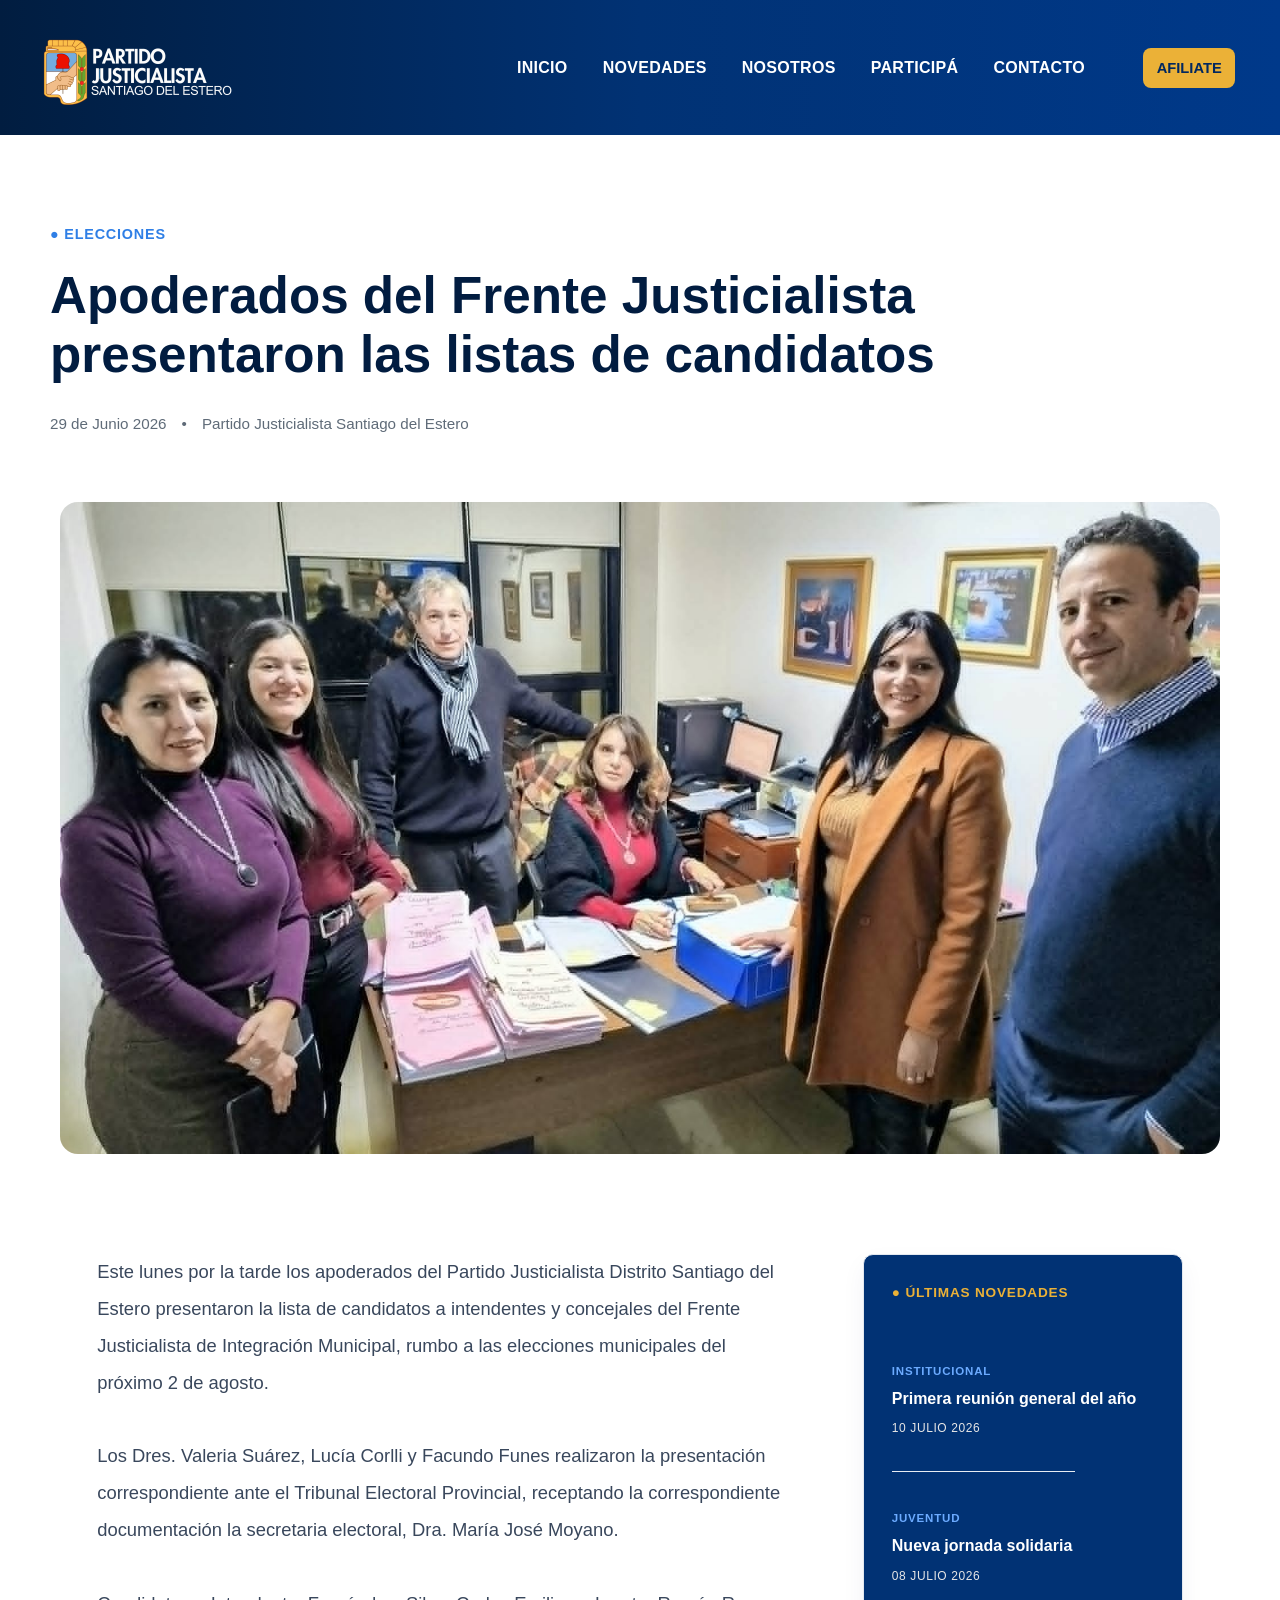
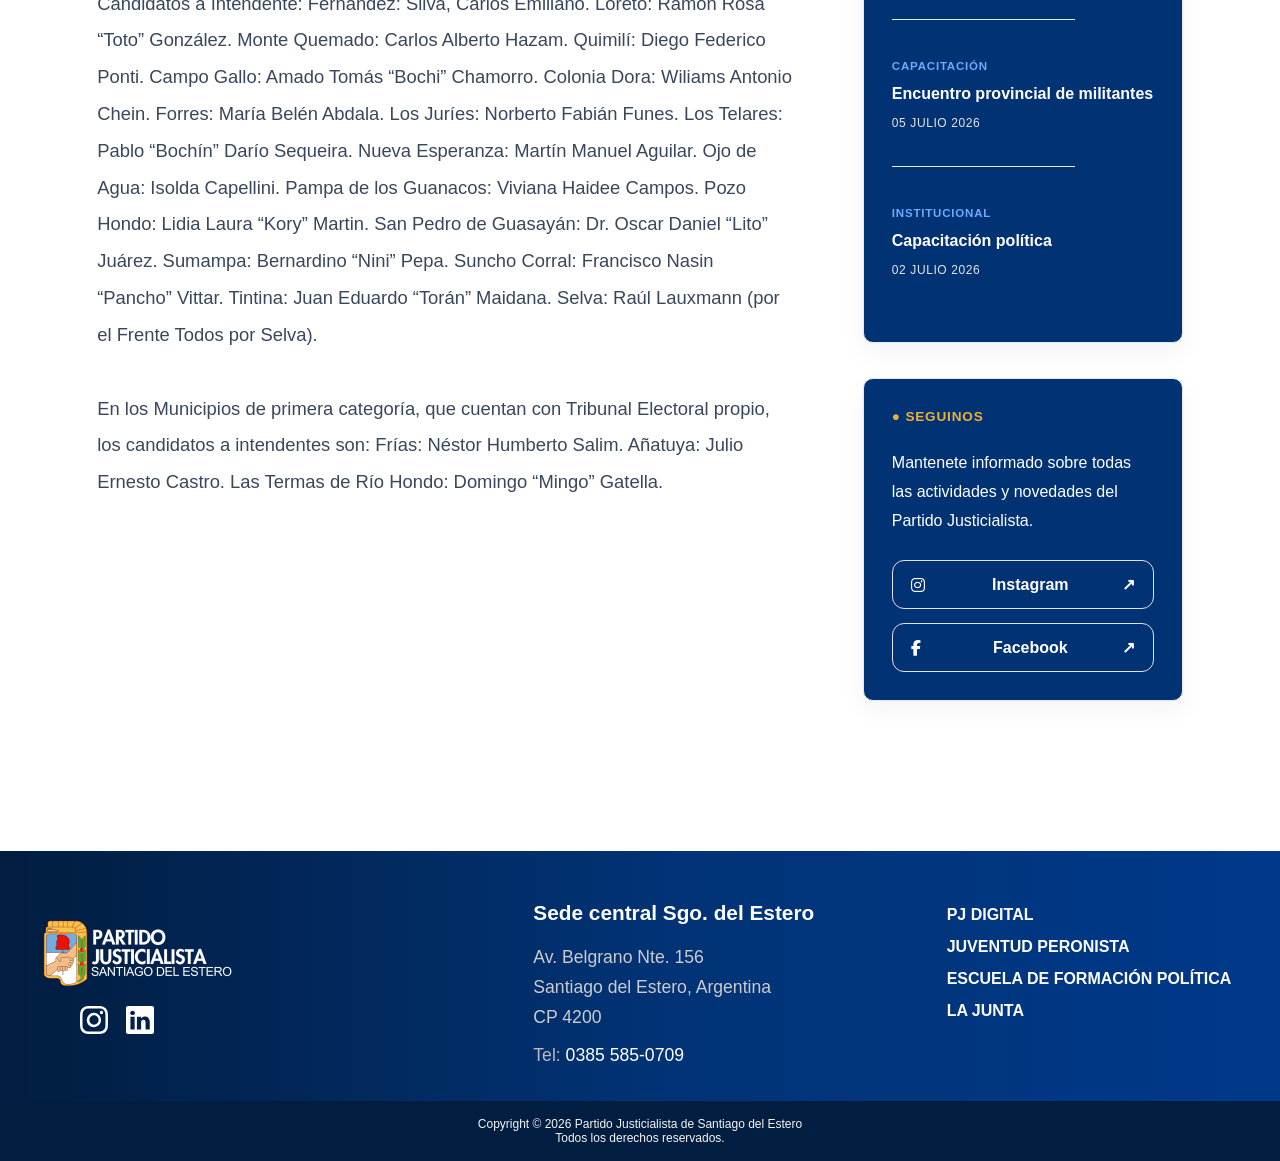
<file: Apoderadosdel FrenteJusticialista.html>
<!DOCTYPE html>
<html lang="es">

<head>

<meta charset="UTF-8">
<meta name="viewport" content="width=device-width, initial-scale=1.0">

<title>Apoderados del Frente Justicialista presentaron las listas de candidatos </title>


<link rel="stylesheet" href="style.css">
<link rel="stylesheet" href="carlossilva.css">
<link rel="stylesheet"
href="https://cdnjs.cloudflare.com/ajax/libs/font-awesome/6.7.2/css/all.min.css">


</head>


<body>


<!--ENCABEZADO-->
 <header class="encabezado">
    
    

    <div class="contenedor encabezado__contenido">

        <a href="index.html" class="encabezado__logo">
            <img src="imagenes/logo.png" alt="Prote Salud">
        </a>

       <button class="encabezado__boton-menu" id="encabezado__boton-menu" aria-label="Abrir menú">

        <span></span>
        <span></span>
        <span></span>

        </button>

        <nav class="encabezado__navegacion" id="encabezado__navegacion">

            <ul class="encabezado__lista">
             <li>
               <a href="index.html" data-page="index">
                 <div class="menu-item">
                   <img src="imagenes/home.png" alt="Inicio">
                 <span>INICIO</span>
                 </div>
                <span class="menu-flecha">›</span>
               </a>
             </li>



            <li>

                <a href="novedades.html" data-page="novedades">
                <div class="menu-item">
                <img src="imagenes/nov.png" alt="Novedades">
                <span>NOVEDADES</span>
                </div>
                <span class="menu-flecha">›</span>
                 </a>
            </li>


        <li>
             <a href="index.html" data-page="nosotros">
            <div class="menu-item">
            <img src="imagenes/nos.png" alt="Nosotros">
            <span>NOSOTROS</span>
             </div>
            <span class="menu-flecha">›</span>
            </a>
        </li>



        <li>

            <a href="participa.html" data-page="participa">
            <div class="menu-item">
            <img src="imagenes/part.png" alt="Participá">
            <span>PARTICIPÁ</span>
            </div>
            <span class="menu-flecha">›</span>
            </a>

        </li>



        <li>

            <a href="contacto.html" data-page="contacto">
            <div class="menu-item">
            <img src="imagenes/conta.png" alt="Contacto">
            <span>CONTACTO</span>
            </div>
            <span class="menu-flecha">›</span>
            </a>

        </li>


            

            </ul>

            <a href="afiliate.html" class="menu__boton-afiliate">
            AFILIATE
            </a>

        </nav>

    </div>

    </header>

    <div class="menu-overlay" id="menuOverlay"></div>





<!-- HERO -->

<section class="novedad-hero">

    <div class="contenedor">

        <span class="novedad-categoria">
            ● ELECCIONES
        </span>

        <h1>
         Apoderados del Frente Justicialista presentaron las listas de candidatos
        </h1>

        <div class="novedad-info">

            <span>29 de Junio 2026</span>

            <span>•</span>

            <span>Partido Justicialista Santiago del Estero</span>

        </div>

    </div>





<!-- IMAGEN -->

<section class="novedad-imagen">

    <div class="contenedor">

        <img src="imagenes/novport4.png" alt="">

    </div>

</section>



<!-- ARTÍCULO -->

<section class="novedad-articulo">

    <div class="contenedor-articulo">

        <!-- CONTENIDO -->

        <article class="articulo-texto">

            <p>

                Este lunes por la tarde los apoderados del Partido Justicialista Distrito Santiago del Estero presentaron la lista de candidatos a intendentes y concejales del Frente Justicialista de Integración Municipal, rumbo a las elecciones municipales del próximo 2 de agosto.

                <br><br>

              Los Dres. Valeria Suárez, Lucía Corlli y Facundo Funes realizaron la presentación correspondiente ante el Tribunal Electoral Provincial, receptando la correspondiente documentación la secretaria electoral, Dra. María José Moyano.

                 <br><br>

              Candidatos a Intendente: 
Fernández: Silva, Carlos Emiliano.
Loreto: Ramón Rosa “Toto” González.
Monte Quemado: Carlos Alberto Hazam.
Quimilí: Diego Federico Ponti.
Campo Gallo: Amado Tomás “Bochi” Chamorro.
Colonia Dora: Wiliams Antonio Chein.
Forres: María Belén Abdala.
Los Juríes: Norberto Fabián Funes.
Los Telares: Pablo “Bochín” Darío Sequeira.
Nueva Esperanza: Martín Manuel Aguilar.
Ojo de Agua: Isolda Capellini.
Pampa de los Guanacos: Viviana Haidee Campos.
Pozo Hondo: Lidia Laura “Kory” Martin.
San Pedro de Guasayán: Dr. Oscar Daniel “Lito” Juárez.
Sumampa: Bernardino “Nini” Pepa.
Suncho Corral: Francisco Nasin “Pancho” Vittar.
Tintina: Juan Eduardo “Torán” Maidana.
Selva: Raúl Lauxmann (por el Frente Todos por Selva). 

             <br><br>

              En los Municipios de primera categoría, que cuentan con Tribunal Electoral propio, los candidatos a intendentes son:
            Frías: Néstor Humberto Salim.
            Añatuya: Julio Ernesto Castro.
            Las Termas de Río Hondo: Domingo “Mingo” Gatella.
               
                
            </p>

        </article>



        <!-- SIDEBAR -->

       <aside class="sidebar">

    <div class="sidebar-box">

        <span class="sidebar-etiqueta">
            ● ÚLTIMAS NOVEDADES
        </span>

        <ul class="sidebar-lista">

            <li>
                <a href="#">
                    <span class="categoria">INSTITUCIONAL</span>

                    <h4>Primera reunión general del año</h4>

                    <small>10 JULIO 2026</small>
                </a>
            </li>

            <li>
                <a href="#">
                    <span class="categoria">JUVENTUD</span>

                    <h4>Nueva jornada solidaria</h4>

                    <small>08 JULIO 2026</small>
                </a>
            </li>

            <li>
                <a href="#">
                    <span class="categoria">CAPACITACIÓN</span>

                    <h4>Encuentro provincial de militantes</h4>

                    <small>05 JULIO 2026</small>
                </a>
            </li>

            <li>
                <a href="#">
                    <span class="categoria">INSTITUCIONAL</span>

                    <h4>Capacitación política</h4>

                    <small>02 JULIO 2026</small>
                </a>
            </li>

        </ul>

      

    </div>



    <div class="sidebar-box">

        <span class="sidebar-etiqueta">
            ● SEGUINOS
        </span>

        <p class="sidebar-descripcion">

            Mantenete informado sobre todas las actividades
            y novedades del Partido Justicialista.

        </p>

        <div class="sidebar-redes">

            <a href="#">
                <i class="fa-brands fa-instagram"></i>
                Instagram
                <span>↗</span>
            </a>

            <a href="#">
                <i class="fa-brands fa-facebook-f"></i>
                Facebook
                <span>↗</span>
            </a>

            

        </div>

    </div>

</aside>


    </div>

</section>


</section>






<!-- SOLO MÓVILES --><!-- SOLO MÓVILES --><!-- SOLO MÓVILES --><!-- SOLO MÓVILES -->
<!-- SOLO MÓVILES --><!-- SOLO MÓVILES --><!-- SOLO MÓVILES --><!-- SOLO MÓVILES -->
<!-- SOLO MÓVILES --><!-- SOLO MÓVILES --><!-- SOLO MÓVILES --><!-- SOLO MÓVILES -->



<section class="novedad-herocel">

    <div class="contenedor-herocel">

        <span class="novedad-categoriacel">
            ● ELECCIONES
        </span>

        <h1>
            Apoderados del Frente Justicialista presentaron las listas de candidatos
        </h1>

        <div class="novedad-infocel">

            <span>29 de Junio 2026</span>

            <span>•</span>

            <span>Partido Justicialista Santiago del Estero</span>

        </div>

    </div>





<section class="novedad-imagencel">

    <div class="contenedor-imagencel">

        <img src="imagenes/novport4.png" alt="">

    </div>

</section>



<section class="novedad-articulocel">

    <div class="contenedor-articulocel">

        <!-- TEXTO DEL ARTÍCULO -->

        <article class="articulo-textocel">

            <p>
           
                Este lunes por la tarde los apoderados del Partido Justicialista Distrito Santiago del Estero presentaron la lista de candidatos a intendentes y concejales del Frente Justicialista de Integración Municipal, rumbo a las elecciones municipales del próximo 2 de agosto.

                <br><br>

              Los Dres. Valeria Suárez, Lucía Corlli y Facundo Funes realizaron la presentación correspondiente ante el Tribunal Electoral Provincial, receptando la correspondiente documentación la secretaria electoral, Dra. María José Moyano.

                 <br><br>

              Candidatos a Intendente:  <br>
Fernández: Silva, Carlos Emiliano.
Loreto: Ramón Rosa “Toto” González.
Monte Quemado: Carlos Alberto Hazam.
Quimilí: Diego Federico Ponti.
Campo Gallo: Amado Tomás “Bochi” Chamorro.
Colonia Dora: Wiliams Antonio Chein.
Forres: María Belén Abdala.
Los Juríes: Norberto Fabián Funes.
Los Telares: Pablo “Bochín” Darío Sequeira.
Nueva Esperanza: Martín Manuel Aguilar.
Ojo de Agua: Isolda Capellini.
Pampa de los Guanacos: Viviana Haidee Campos.
Pozo Hondo: Lidia Laura “Kory” Martin.
San Pedro de Guasayán: Dr. Oscar Daniel “Lito” Juárez.
Sumampa: Bernardino “Nini” Pepa.
Suncho Corral: Francisco Nasin “Pancho” Vittar.
Tintina: Juan Eduardo “Torán” Maidana.
Selva: Raúl Lauxmann (por el Frente Todos por Selva). 

             <br><br>

              En los Municipios de primera categoría, que cuentan con Tribunal Electoral propio, los candidatos a intendentes son:
            Frías: Néstor Humberto Salim.
            Añatuya: Julio Ernesto Castro.
            Las Termas de Río Hondo: Domingo “Mingo” Gatella.
            </p>

        </article>



        <!-- SIDEBAR MÓVIL -->

        <section class="sidebar-mobilecel">

            <div class="contenedor-textocel">

                <!-- ÚLTIMAS NOVEDADES -->

                <div class="sidebar-mobile-boxcel">

                    <span class="sidebar-mobile-etiquetacel">
                        ● ÚLTIMAS NOVEDADES
                    </span>

                    <ul class="sidebar-mobile-listacel">

                        <li>
                            <a href="#">
                                <span class="categoriacel">INSTITUCIONAL</span>

                                <h4>
                                    Primera reunión general del año
                                </h4>

                                <small>
                                    10 Julio 2026
                                </small>
                            </a>
                        </li>

                        <li>
                            <a href="#">
                                <span class="categoriacel">POLÍTICA</span>

                                <h4>
                                    Nueva jornada solidaria
                                </h4>

                                <small>
                                    8 Julio 2026
                                </small>
                            </a>
                        </li>

                        <li>
                            <a href="#">
                                <span class="categoriacel">JUVENTUD</span>

                                <h4>
                                    Encuentro de la Juventud
                                </h4>

                                <small>
                                    5 Julio 2026
                                </small>
                            </a>
                        </li>

                        <li>
                            <a href="#">
                                <span class="categoriacel">CAPACITACIÓN</span>

                                <h4>
                                    Formación política para militantes
                                </h4>

                                <small>
                                    2 Julio 2026
                                </small>
                            </a>
                        </li>

                    </ul>

                    

                </div>



                <!-- SEGUINOS -->

                <div class="sidebar-mobile-boxcel">

                    <span class="sidebar-mobile-etiquetacel">
                        ● SEGUINOS
                    </span>

                    <p class="sidebar-mobile-descripcioncel">

                        Enterate de todas las actividades, novedades y encuentros del Partido Justicialista de Santiago del Estero.

                    </p>

                    <div class="sidebar-mobile-redescel">

                        <a href="#">
                            Instagram
                            <span>→</span>
                        </a>

                        <a href="#">
                            Facebook
                            <span>→</span>
                        </a>

                    </div>

                </div>

            </div>

        </section>

    </div>

</section>

</section>



<!--FOOTER -->

<footer>
  <div class="footer-container">
    
    <!-- Bloque 1: Identidad (Logo) -->
    <div class="footer-logo">
      <img src="imagenes/logo.png" alt="">
    </div>

    <!-- Bloque 2: Oficina Santiago del Estero -->
    <div class="footer-branch divider" >
      <h3>Sede central Sgo. del Estero</h3>
      <p class="address"> Av. Belgrano Nte. 156 <br>Santiago del Estero, Argentina<br>CP 4200</p>
      <ul class="contact-info">
        <li>Tel: <a href="tel:03844254303"> 0385 585-0709</a></li>
        
      </ul>
    </div>

    

   

    <!-- Bloque 4: Redes Sociales -->
    <div class="footer-socials">
      <!-- Puedes usar iconos de FontAwesome, Bootstrap Icons o SVG propios -->
      <a href="https://www.instagram.com/protesalud.sde/" aria-label="Instagram">
        <svg xmlns="http://w3.org" width="24" height="24" fill="currentColor" viewBox="0 0 16 16">
          <path d="M8 0C5.829 0 5.556.01 4.703.048 3.85.088 3.269.222 2.76.42a3.9 3.9 0 0 0-1.417.923A3.9 3.9 0 0 0 .42 2.76C.222 3.268.087 3.85.048 4.7.01 5.555 0 5.827 0 8.001c0 2.172.01 2.444.048 3.297.04.852.174 1.433.372 1.942.205.526.478.972.923 1.417.444.445.89.719 1.416.923.51.198 1.09.333 1.942.372C5.555 15.99 5.827 16 8 16s2.444-.01 3.298-.048c.851-.04 1.434-.174 1.943-.372a3.9 3.9 0 0 0 1.416-.923c.445-.445.718-.891.923-1.417.197-.509.332-1.09.372-1.942C15.99 10.445 16 10.173 16 8s-.01-2.444-.048-3.298c-.04-.851-.175-1.433-.372-1.941a3.9 3.9 0 0 0-.923-1.417A3.9 3.9 0 0 0 13.24.42c-.51-.198-1.092-.333-1.943-.372C10.443.01 10.172 0 7.998 0zm-.717 1.442h.718c2.136 0 2.389.007 3.232.046.78.035 1.204.166 1.486.275.373.145.64.319.92.599s.453.546.598.92c.11.281.24.705.275 1.485.039.843.047 1.096.047 3.231s-.008 2.389-.047 3.232c-.035.78-.166 1.203-.275 1.485a2.5 2.5 0 0 1-.599.919c-.28.28-.546.453-.92.598-.28.11-.704.24-1.485.276-.843.038-1.096.047-3.232.047s-2.39-.009-3.233-.047c-.78-.036-1.203-.166-1.485-.276a2.5 2.5 0 0 1-.92-.598 2.5 2.5 0 0 1-.6-.92c-.109-.281-.24-.705-.275-1.485-.038-.843-.046-1.096-.046-3.233s.008-2.388.046-3.231c.036-.78.166-1.204.276-1.486.145-.373.319-.64.599-.92.28-.28.546-.453.92-.598.282-.11.705-.24 1.485-.276.738-.034 1.024-.044 2.515-.045zm4.988 1.328a.96.96 0 1 0 0 1.92.96.96 0 0 0 0-1.92m-4.27 1.122a4.109 4.109 0 1 0 0 8.217 4.109 4.109 0 0 0 0-8.217m0 1.441a2.667 2.667 0 1 1 0 5.334 2.667 2.667 0 0 1 0-5.334"/>
        </svg>
      </a>
      <a href="#" aria-label="LinkedIn">
        <svg xmlns="http://w3.org" width="24" height="24" fill="currentColor" viewBox="0 0 16 16">
          <path d="M0 1.146C0 .513.526 0 1.175 0h13.65C15.474 0 16 .513 16 1.146v13.708c0 .633-.526 1.146-1.175 1.146H1.175C.526 16 0 15.487 0 14.854zm4.943 12.248V6.169H2.542v7.225zm-1.2-8.212c.837 0 1.358-.554 1.358-1.248-.015-.709-.52-1.248-1.342-1.248S2.4 3.226 2.4 3.934c0 .694.521 1.248 1.327 1.248zm4.908 8.212V9.359c0-.216.016-.432.08-.586.173-.431.568-.878 1.232-.878.869 0 1.216.662 1.216 1.634v3.865h2.401V9.25c0-2.22-1.184-3.252-2.764-3.252-1.274 0-1.845.7-2.165 1.193v.025h-.016l.016-.025V6.169h-2.4c.03.678 0 7.225 0 7.225z"/>
        </svg>
      </a>
    </div>



    <div class="footer-links">

    <a href="#">PJ DIGITAL</a>
    <a href="#">JUVENTUD PERONISTA</a>
    <a href="#">ESCUELA DE FORMACIÓN POLÍTICA</a>
    <a href="#">LA JUNTA</a>
   

</div>




  </div>

</footer>

<div class="derechos">
    Copyright © 2026 Partido Justicialista de Santiago del Estero <br>
    Todos los derechos reservados.
  </div>







<script src="script.js"></script>



</body>

</html>
</file>
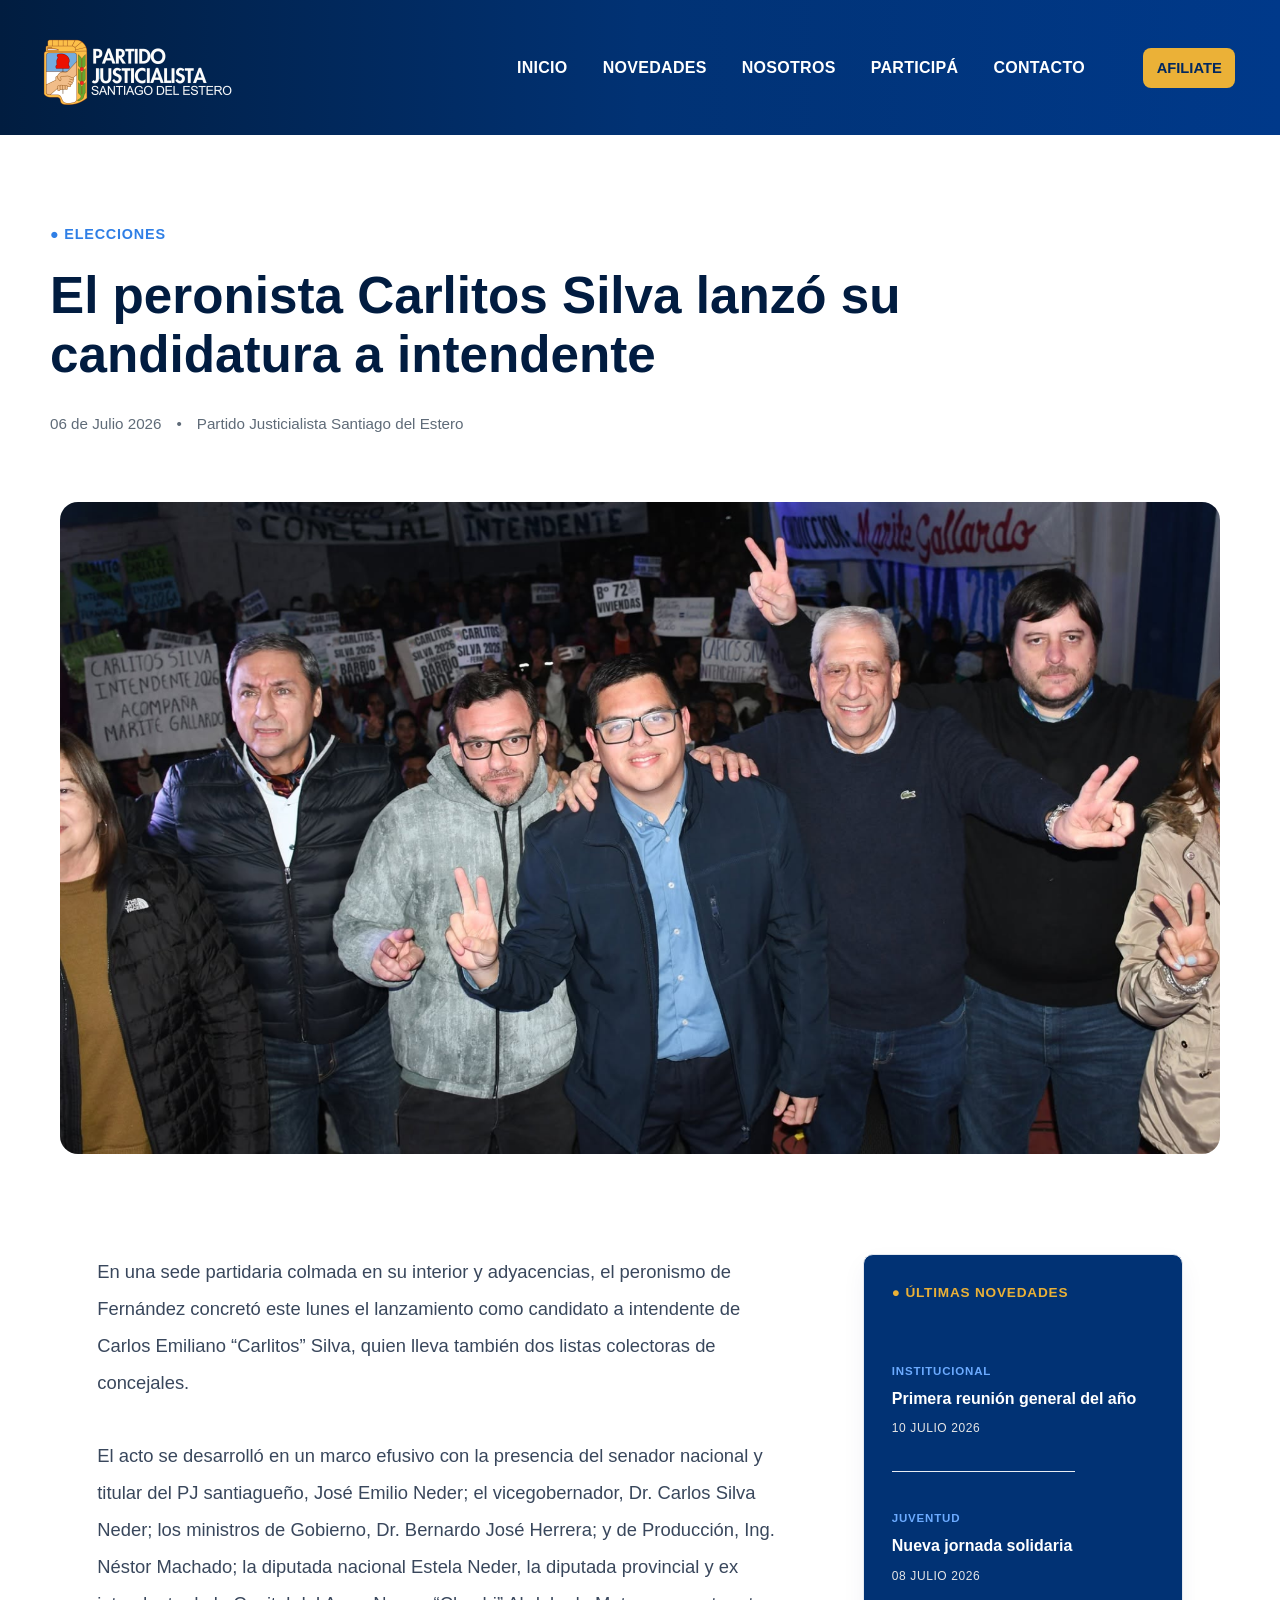
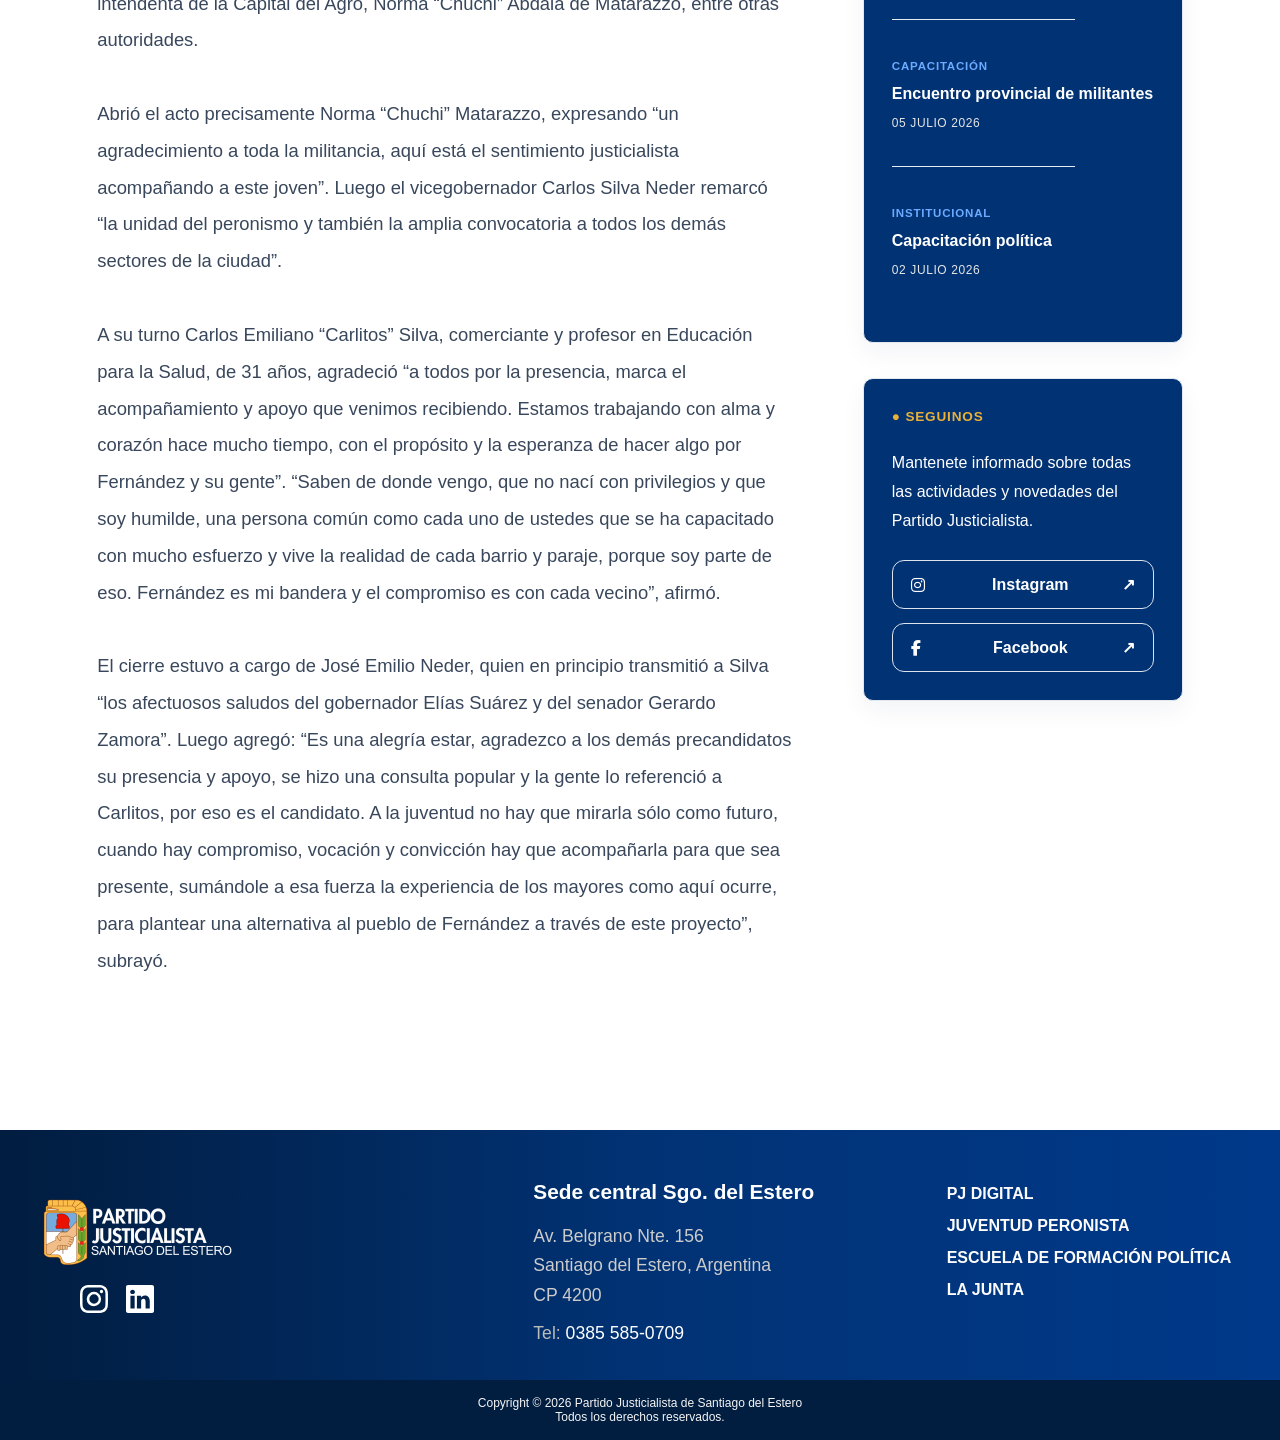
<file: carlossilva.html>
<!DOCTYPE html>
<html lang="es">

<head>

<meta charset="UTF-8">
<meta name="viewport" content="width=device-width, initial-scale=1.0">

<title>El peronista Carlitos Silva lanzó su candidatura a intendente</title>


<link rel="stylesheet" href="style.css">
<link rel="stylesheet" href="carlossilva.css">
<link rel="stylesheet"
href="https://cdnjs.cloudflare.com/ajax/libs/font-awesome/6.7.2/css/all.min.css">


</head>

<body>


<!--ENCABEZADO-->
 <header class="encabezado">
    
    

    <div class="contenedor encabezado__contenido">

        <a href="index.html" class="encabezado__logo">
            <img src="imagenes/logo.png" alt="Prote Salud">
        </a>

       <button class="encabezado__boton-menu" id="encabezado__boton-menu" aria-label="Abrir menú">

        <span></span>
        <span></span>
        <span></span>

        </button>

        <nav class="encabezado__navegacion" id="encabezado__navegacion">

            <ul class="encabezado__lista">
             <li>
               <a href="index.html" data-page="index">
                 <div class="menu-item">
                   <img src="imagenes/home.png" alt="Inicio">
                 <span>INICIO</span>
                 </div>
                <span class="menu-flecha">›</span>
               </a>
             </li>



            <li>

                <a href="novedades.html" data-page="novedades">
                <div class="menu-item">
                <img src="imagenes/nov.png" alt="Novedades">
                <span>NOVEDADES</span>
                </div>
                <span class="menu-flecha">›</span>
                 </a>
            </li>


        <li>
             <a href="index.html" data-page="nosotros">
            <div class="menu-item">
            <img src="imagenes/nos.png" alt="Nosotros">
            <span>NOSOTROS</span>
             </div>
            <span class="menu-flecha">›</span>
            </a>
        </li>



        <li>

            <a href="participa.html" data-page="participa">
            <div class="menu-item">
            <img src="imagenes/part.png" alt="Participá">
            <span>PARTICIPÁ</span>
            </div>
            <span class="menu-flecha">›</span>
            </a>

        </li>



        <li>

            <a href="contacto.html" data-page="contacto">
            <div class="menu-item">
            <img src="imagenes/conta.png" alt="Contacto">
            <span>CONTACTO</span>
            </div>
            <span class="menu-flecha">›</span>
            </a>

        </li>


            

            </ul>

            <a href="afiliate.html" class="menu__boton-afiliate">
            AFILIATE
            </a>

        </nav>

    </div>

    </header>

    <div class="menu-overlay" id="menuOverlay"></div>





<!-- HERO -->

<section class="novedad-hero">

    <div class="contenedor">

        <span class="novedad-categoria">
            ● ELECCIONES
        </span>

        <h1>
            El peronista Carlitos Silva lanzó su candidatura a intendente
        </h1>

        <div class="novedad-info">

            <span>06 de Julio 2026</span>

            <span>•</span>

            <span>Partido Justicialista Santiago del Estero</span>

        </div>

    </div>





<!-- IMAGEN -->

<section class="novedad-imagen">

    <div class="contenedor">

        <img src="imagenes/novport.png" alt="">

    </div>

</section>



<!-- ARTÍCULO -->

<section class="novedad-articulo">

    <div class="contenedor-articulo">

        <!-- CONTENIDO -->

        <article class="articulo-texto">

            <p>

                En una sede partidaria colmada en su interior y adyacencias, el peronismo de Fernández concretó este lunes el lanzamiento como candidato a intendente de Carlos Emiliano “Carlitos” Silva, quien lleva también dos listas colectoras de concejales.

                <br><br>

                El acto se desarrolló en un marco efusivo con la presencia del senador nacional y titular del PJ santiagueño, José Emilio Neder; el vicegobernador, Dr. Carlos Silva Neder; los ministros de Gobierno, Dr. Bernardo José Herrera; y de Producción, Ing. Néstor Machado; la diputada nacional Estela Neder, la diputada provincial y ex intendenta de la Capital del Agro, Norma “Chuchi” Abdala de Matarazzo, entre otras autoridades.

                <br><br>

                Abrió el acto precisamente Norma “Chuchi” Matarazzo, expresando “un agradecimiento a toda la militancia, aquí está el sentimiento justicialista acompañando a este joven”.
                Luego el vicegobernador Carlos Silva Neder remarcó “la unidad del peronismo y también la amplia convocatoria a todos los demás sectores de la ciudad”.

                <br><br>

                A su turno Carlos Emiliano “Carlitos” Silva, comerciante y profesor en Educación para la Salud, de 31 años, agradeció “a todos por la presencia, marca el acompañamiento y apoyo que venimos recibiendo. Estamos trabajando con alma y corazón hace mucho tiempo, con el propósito y la esperanza de hacer algo por Fernández y su gente”.
               “Saben de donde vengo, que no nací con privilegios y que soy humilde, una persona común como cada uno de ustedes que se ha capacitado con mucho esfuerzo y vive la realidad de cada barrio y paraje, porque soy parte de eso. Fernández es mi bandera y el compromiso es con cada vecino”, afirmó.

                <br><br>

                El cierre estuvo a cargo de José Emilio Neder, quien en principio transmitió a Silva “los afectuosos saludos del gobernador Elías Suárez y del senador Gerardo Zamora”.
                Luego agregó: “Es una alegría estar, agradezco a los demás precandidatos su presencia y apoyo, se hizo una consulta popular y la gente lo referenció a Carlitos, por eso es el candidato. A la juventud no hay que mirarla sólo como futuro, cuando hay compromiso, vocación y convicción hay que acompañarla para que sea presente, sumándole a esa fuerza la experiencia de los mayores como aquí ocurre, para plantear una alternativa al pueblo de Fernández a través de este proyecto”, subrayó.

            </p>

        </article>



        <!-- SIDEBAR -->

       <aside class="sidebar">

    <div class="sidebar-box">

        <span class="sidebar-etiqueta">
            ● ÚLTIMAS NOVEDADES
        </span>

        <ul class="sidebar-lista">

            <li>
                <a href="#">
                    <span class="categoria">INSTITUCIONAL</span>

                    <h4>Primera reunión general del año</h4>

                    <small>10 JULIO 2026</small>
                </a>
            </li>

            <li>
                <a href="#">
                    <span class="categoria">JUVENTUD</span>

                    <h4>Nueva jornada solidaria</h4>

                    <small>08 JULIO 2026</small>
                </a>
            </li>

            <li>
                <a href="#">
                    <span class="categoria">CAPACITACIÓN</span>

                    <h4>Encuentro provincial de militantes</h4>

                    <small>05 JULIO 2026</small>
                </a>
            </li>

            <li>
                <a href="#">
                    <span class="categoria">INSTITUCIONAL</span>

                    <h4>Capacitación política</h4>

                    <small>02 JULIO 2026</small>
                </a>
            </li>

        </ul>

      

    </div>



    <div class="sidebar-box">

        <span class="sidebar-etiqueta">
            ● SEGUINOS
        </span>

        <p class="sidebar-descripcion">

            Mantenete informado sobre todas las actividades
            y novedades del Partido Justicialista.

        </p>

        <div class="sidebar-redes">

            <a href="#">
                <i class="fa-brands fa-instagram"></i>
                Instagram
                <span>↗</span>
            </a>

            <a href="#">
                <i class="fa-brands fa-facebook-f"></i>
                Facebook
                <span>↗</span>
            </a>

            

        </div>

    </div>

</aside>


    </div>

</section>


</section>






<!-- SOLO MÓVILES --><!-- SOLO MÓVILES --><!-- SOLO MÓVILES --><!-- SOLO MÓVILES -->
<!-- SOLO MÓVILES --><!-- SOLO MÓVILES --><!-- SOLO MÓVILES --><!-- SOLO MÓVILES -->
<!-- SOLO MÓVILES --><!-- SOLO MÓVILES --><!-- SOLO MÓVILES --><!-- SOLO MÓVILES -->



<section class="novedad-herocel">

    <div class="contenedor-herocel">

        <span class="novedad-categoriacel">
            ● ELECCIONES
        </span>

        <h1>
            El peronista Carlitos Silva lanzó su candidatura a intendente
        </h1>

        <div class="novedad-infocel">

            <span>06 de Julio 2026</span>

            <span>•</span>

            <span>Partido Justicialista Santiago del Estero</span>

        </div>

    </div>





<section class="novedad-imagencel">

    <div class="contenedor-imagencel">

        <img src="imagenes/novport.png" alt="">

    </div>

</section>



<section class="novedad-articulocel">

    <div class="contenedor-articulocel">

        <!-- TEXTO DEL ARTÍCULO -->

        <article class="articulo-textocel">

            <p>

                En una sede partidaria colmada en su interior y adyacencias, el peronismo de Fernández concretó este lunes el lanzamiento como candidato a intendente de Carlos Emiliano “Carlitos” Silva, quien lleva también dos listas colectoras de concejales.

                <br><br>

                El acto se desarrolló en un marco efusivo con la presencia del senador nacional y titular del PJ santiagueño, José Emilio Neder; el vicegobernador, Dr. Carlos Silva Neder; los ministros de Gobierno, Dr. Bernardo José Herrera; y de Producción, Ing. Néstor Machado; la diputada nacional Estela Neder, la diputada provincial y ex intendenta de la Capital del Agro, Norma “Chuchi” Abdala de Matarazzo, entre otras autoridades.

                <br><br>

                Abrió el acto precisamente Norma “Chuchi” Matarazzo, expresando "un agradecimiento a toda la militancia, aquí está el sentimiento justicialista acompañando a este joven". Luego el vicegobernador Carlos Silva Neder remarcó "la unidad del peronismo y también la amplia convocatoria a todos los demás sectores de la ciudad".

                <br><br>

                A su turno Carlos Emiliano "Carlitos" Silva, comerciante y profesor en Educación para la Salud, de 31 años, agradeció "a todos por la presencia, marca el acompañamiento y apoyo que venimos recibiendo. Estamos trabajando con alma y corazón hace mucho tiempo, con el propósito y la esperanza de hacer algo por Fernández y su gente".

                <br><br>

                "Saben de donde vengo, que no nací con privilegios y que soy humilde, una persona común como cada uno de ustedes que se ha capacitado con mucho esfuerzo y vive la realidad de cada barrio y paraje, porque soy parte de eso. Fernández es mi bandera y el compromiso es con cada vecino", afirmó.

                <br><br>

                El cierre estuvo a cargo de José Emilio Neder, quien en principio transmitió a Silva "los afectuosos saludos del gobernador Elías Suárez y del senador Gerardo Zamora".

                <br><br>

                Luego agregó: "Es una alegría estar, agradezco a los demás precandidatos su presencia y apoyo, se hizo una consulta popular y la gente lo referenció a Carlitos, por eso es el candidato. A la juventud no hay que mirarla sólo como futuro, cuando hay compromiso, vocación y convicción hay que acompañarla para que sea presente, sumándole a esa fuerza la experiencia de los mayores como aquí ocurre, para plantear una alternativa al pueblo de Fernández a través de este proyecto".

            </p>

        </article>



        <!-- SIDEBAR MÓVIL -->

        <section class="sidebar-mobilecel">

            <div class="contenedor-textocel">

                <!-- ÚLTIMAS NOVEDADES -->

                <div class="sidebar-mobile-boxcel">

                    <span class="sidebar-mobile-etiquetacel">
                        ● ÚLTIMAS NOVEDADES
                    </span>

                    <ul class="sidebar-mobile-listacel">

                        <li>
                            <a href="#">
                                <span class="categoriacel">INSTITUCIONAL</span>

                                <h4>
                                    Primera reunión general del año
                                </h4>

                                <small>
                                    10 Julio 2026
                                </small>
                            </a>
                        </li>

                        <li>
                            <a href="#">
                                <span class="categoriacel">POLÍTICA</span>

                                <h4>
                                    Nueva jornada solidaria
                                </h4>

                                <small>
                                    8 Julio 2026
                                </small>
                            </a>
                        </li>

                        <li>
                            <a href="#">
                                <span class="categoriacel">JUVENTUD</span>

                                <h4>
                                    Encuentro de la Juventud
                                </h4>

                                <small>
                                    5 Julio 2026
                                </small>
                            </a>
                        </li>

                        <li>
                            <a href="#">
                                <span class="categoriacel">CAPACITACIÓN</span>

                                <h4>
                                    Formación política para militantes
                                </h4>

                                <small>
                                    2 Julio 2026
                                </small>
                            </a>
                        </li>

                    </ul>

                    

                </div>



                <!-- SEGUINOS -->

                <div class="sidebar-mobile-boxcel">

                    <span class="sidebar-mobile-etiquetacel">
                        ● SEGUINOS
                    </span>

                    <p class="sidebar-mobile-descripcioncel">

                        Enterate de todas las actividades, novedades y encuentros del Partido Justicialista de Santiago del Estero.

                    </p>

                    <div class="sidebar-mobile-redescel">

                        <a href="#">
                            Instagram
                            <span>→</span>
                        </a>

                        <a href="#">
                            Facebook
                            <span>→</span>
                        </a>

                    </div>

                </div>

            </div>

        </section>

    </div>

</section>

</section>



<!--FOOTER -->

<footer>
  <div class="footer-container">
    
    <!-- Bloque 1: Identidad (Logo) -->
    <div class="footer-logo">
      <img src="imagenes/logo.png" alt="">
    </div>

    <!-- Bloque 2: Oficina Santiago del Estero -->
    <div class="footer-branch divider" >
      <h3>Sede central Sgo. del Estero</h3>
      <p class="address"> Av. Belgrano Nte. 156 <br>Santiago del Estero, Argentina<br>CP 4200</p>
      <ul class="contact-info">
        <li>Tel: <a href="tel:03844254303"> 0385 585-0709</a></li>
        
      </ul>
    </div>

    

   

    <!-- Bloque 4: Redes Sociales -->
    <div class="footer-socials">
      <!-- Puedes usar iconos de FontAwesome, Bootstrap Icons o SVG propios -->
      <a href="https://www.instagram.com/protesalud.sde/" aria-label="Instagram">
        <svg xmlns="http://w3.org" width="24" height="24" fill="currentColor" viewBox="0 0 16 16">
          <path d="M8 0C5.829 0 5.556.01 4.703.048 3.85.088 3.269.222 2.76.42a3.9 3.9 0 0 0-1.417.923A3.9 3.9 0 0 0 .42 2.76C.222 3.268.087 3.85.048 4.7.01 5.555 0 5.827 0 8.001c0 2.172.01 2.444.048 3.297.04.852.174 1.433.372 1.942.205.526.478.972.923 1.417.444.445.89.719 1.416.923.51.198 1.09.333 1.942.372C5.555 15.99 5.827 16 8 16s2.444-.01 3.298-.048c.851-.04 1.434-.174 1.943-.372a3.9 3.9 0 0 0 1.416-.923c.445-.445.718-.891.923-1.417.197-.509.332-1.09.372-1.942C15.99 10.445 16 10.173 16 8s-.01-2.444-.048-3.298c-.04-.851-.175-1.433-.372-1.941a3.9 3.9 0 0 0-.923-1.417A3.9 3.9 0 0 0 13.24.42c-.51-.198-1.092-.333-1.943-.372C10.443.01 10.172 0 7.998 0zm-.717 1.442h.718c2.136 0 2.389.007 3.232.046.78.035 1.204.166 1.486.275.373.145.64.319.92.599s.453.546.598.92c.11.281.24.705.275 1.485.039.843.047 1.096.047 3.231s-.008 2.389-.047 3.232c-.035.78-.166 1.203-.275 1.485a2.5 2.5 0 0 1-.599.919c-.28.28-.546.453-.92.598-.28.11-.704.24-1.485.276-.843.038-1.096.047-3.232.047s-2.39-.009-3.233-.047c-.78-.036-1.203-.166-1.485-.276a2.5 2.5 0 0 1-.92-.598 2.5 2.5 0 0 1-.6-.92c-.109-.281-.24-.705-.275-1.485-.038-.843-.046-1.096-.046-3.233s.008-2.388.046-3.231c.036-.78.166-1.204.276-1.486.145-.373.319-.64.599-.92.28-.28.546-.453.92-.598.282-.11.705-.24 1.485-.276.738-.034 1.024-.044 2.515-.045zm4.988 1.328a.96.96 0 1 0 0 1.92.96.96 0 0 0 0-1.92m-4.27 1.122a4.109 4.109 0 1 0 0 8.217 4.109 4.109 0 0 0 0-8.217m0 1.441a2.667 2.667 0 1 1 0 5.334 2.667 2.667 0 0 1 0-5.334"/>
        </svg>
      </a>
      <a href="#" aria-label="LinkedIn">
        <svg xmlns="http://w3.org" width="24" height="24" fill="currentColor" viewBox="0 0 16 16">
          <path d="M0 1.146C0 .513.526 0 1.175 0h13.65C15.474 0 16 .513 16 1.146v13.708c0 .633-.526 1.146-1.175 1.146H1.175C.526 16 0 15.487 0 14.854zm4.943 12.248V6.169H2.542v7.225zm-1.2-8.212c.837 0 1.358-.554 1.358-1.248-.015-.709-.52-1.248-1.342-1.248S2.4 3.226 2.4 3.934c0 .694.521 1.248 1.327 1.248zm4.908 8.212V9.359c0-.216.016-.432.08-.586.173-.431.568-.878 1.232-.878.869 0 1.216.662 1.216 1.634v3.865h2.401V9.25c0-2.22-1.184-3.252-2.764-3.252-1.274 0-1.845.7-2.165 1.193v.025h-.016l.016-.025V6.169h-2.4c.03.678 0 7.225 0 7.225z"/>
        </svg>
      </a>
    </div>



    <div class="footer-links">

    <a href="#">PJ DIGITAL</a>
    <a href="#">JUVENTUD PERONISTA</a>
    <a href="#">ESCUELA DE FORMACIÓN POLÍTICA</a>
    <a href="#">LA JUNTA</a>
   

</div>




  </div>

</footer>

<div class="derechos">
    Copyright © 2026 Partido Justicialista de Santiago del Estero <br>
    Todos los derechos reservados.
  </div>







<script src="script.js"></script>



</body>

</html>
</file>
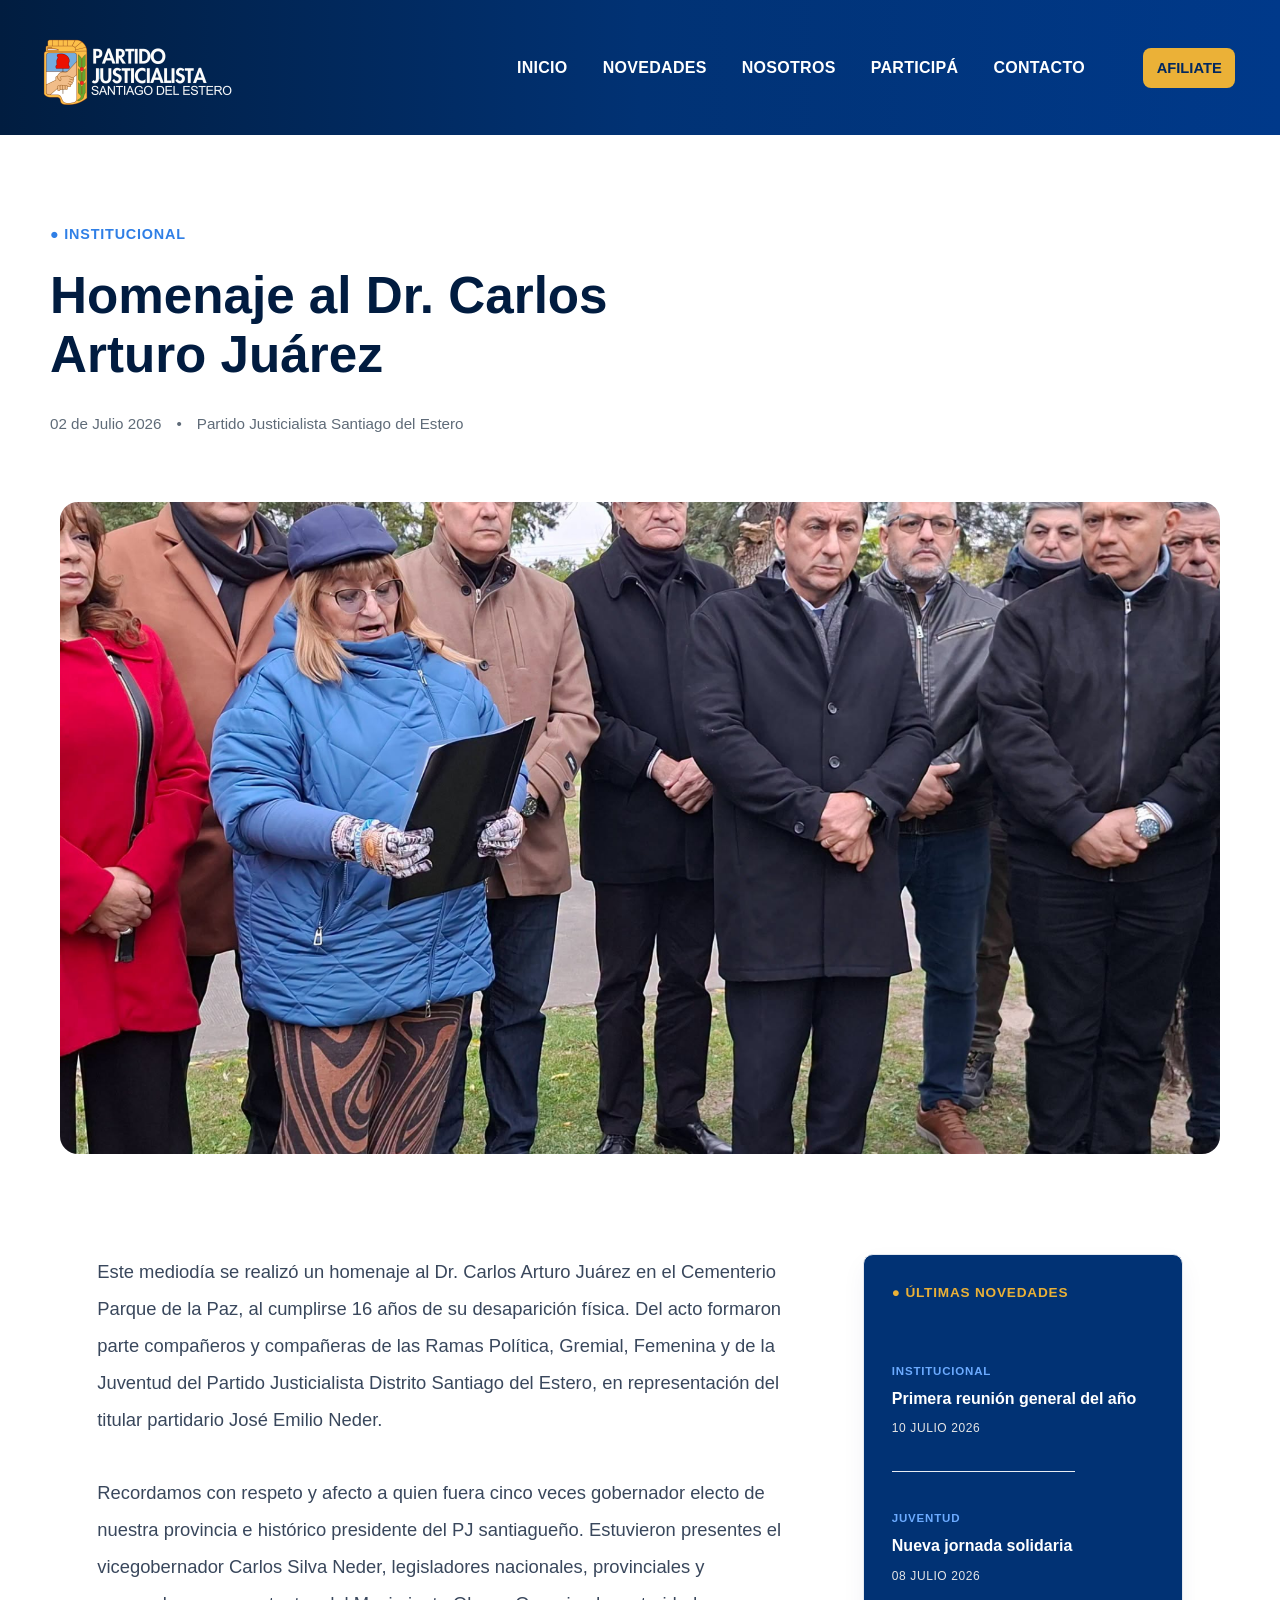
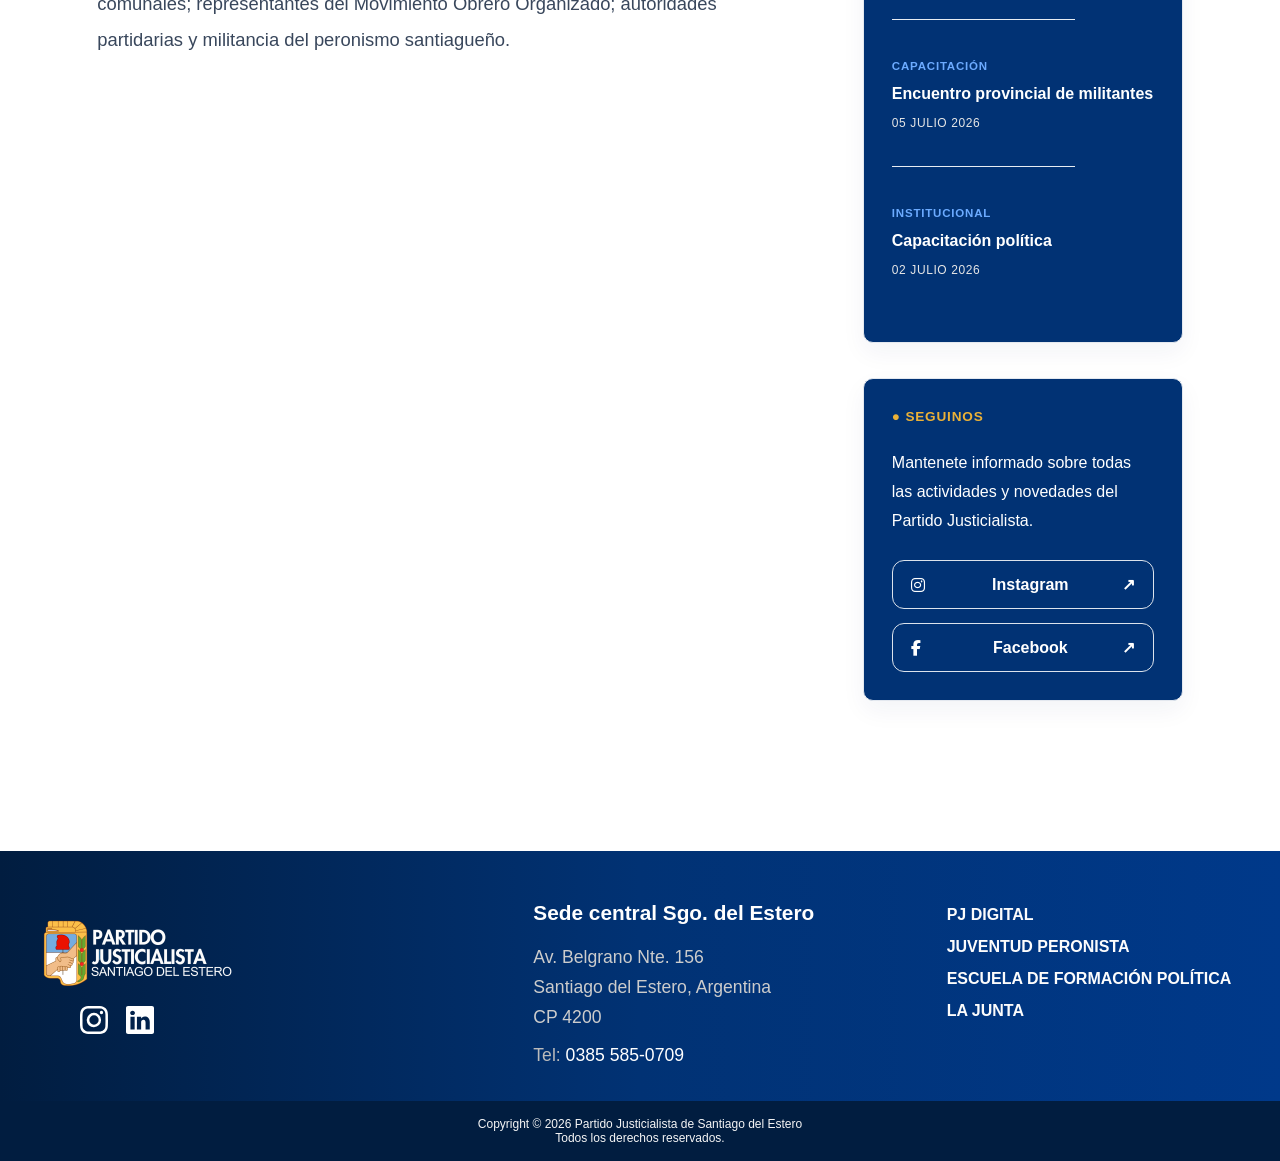
<file: homenajealDr.CarlosArturoJuárez.html>
<!DOCTYPE html>
<html lang="es">

<head>

<meta charset="UTF-8">
<meta name="viewport" content="width=device-width, initial-scale=1.0">

<title>Homenaje al Dr. Carlos Arturo Juárez </title>


<link rel="stylesheet" href="style.css">
<link rel="stylesheet" href="carlossilva.css">
<link rel="stylesheet"
href="https://cdnjs.cloudflare.com/ajax/libs/font-awesome/6.7.2/css/all.min.css">


</head>


<body>


<!--ENCABEZADO-->
 <header class="encabezado">
    
    

    <div class="contenedor encabezado__contenido">

        <a href="index.html" class="encabezado__logo">
            <img src="imagenes/logo.png" alt="Prote Salud">
        </a>

       <button class="encabezado__boton-menu" id="encabezado__boton-menu" aria-label="Abrir menú">

        <span></span>
        <span></span>
        <span></span>

        </button>

        <nav class="encabezado__navegacion" id="encabezado__navegacion">

            <ul class="encabezado__lista">
             <li>
               <a href="index.html" data-page="index">
                 <div class="menu-item">
                   <img src="imagenes/home.png" alt="Inicio">
                 <span>INICIO</span>
                 </div>
                <span class="menu-flecha">›</span>
               </a>
             </li>



            <li>

                <a href="novedades.html" data-page="novedades">
                <div class="menu-item">
                <img src="imagenes/nov.png" alt="Novedades">
                <span>NOVEDADES</span>
                </div>
                <span class="menu-flecha">›</span>
                 </a>
            </li>


        <li>
             <a href="index.html" data-page="nosotros">
            <div class="menu-item">
            <img src="imagenes/nos.png" alt="Nosotros">
            <span>NOSOTROS</span>
             </div>
            <span class="menu-flecha">›</span>
            </a>
        </li>



        <li>

            <a href="participa.html" data-page="participa">
            <div class="menu-item">
            <img src="imagenes/part.png" alt="Participá">
            <span>PARTICIPÁ</span>
            </div>
            <span class="menu-flecha">›</span>
            </a>

        </li>



        <li>

            <a href="contacto.html" data-page="contacto">
            <div class="menu-item">
            <img src="imagenes/conta.png" alt="Contacto">
            <span>CONTACTO</span>
            </div>
            <span class="menu-flecha">›</span>
            </a>

        </li>


            

            </ul>

            <a href="afiliate.html" class="menu__boton-afiliate">
            AFILIATE
            </a>

        </nav>

    </div>

    </header>

    <div class="menu-overlay" id="menuOverlay"></div>





<!-- HERO -->

<section class="novedad-hero">

    <div class="contenedor">

        <span class="novedad-categoria">
            ● INSTITUCIONAL
        </span>

        <h1>
            Homenaje al Dr. Carlos <br> Arturo Juárez
        </h1>

        <div class="novedad-info">

            <span>02 de Julio 2026</span>

            <span>•</span>

            <span>Partido Justicialista Santiago del Estero</span>

        </div>

    </div>





<!-- IMAGEN -->

<section class="novedad-imagen">

    <div class="contenedor">

        <img src="imagenes/novport3.png" alt="">

    </div>

</section>



<!-- ARTÍCULO -->

<section class="novedad-articulo">

    <div class="contenedor-articulo">

        <!-- CONTENIDO -->

        <article class="articulo-texto">

            <p>

                Este mediodía se realizó un homenaje al Dr. Carlos Arturo Juárez en el Cementerio Parque de la Paz, al cumplirse 16 años de su desaparición física. Del acto formaron parte compañeros y compañeras de las Ramas Política, Gremial, Femenina y de la Juventud del Partido Justicialista Distrito Santiago del Estero, en representación del titular partidario José Emilio Neder.

                <br><br>

              Recordamos con respeto y afecto a quien fuera cinco veces gobernador electo de nuestra provincia e histórico presidente del PJ santiagueño.
            Estuvieron presentes el vicegobernador Carlos Silva Neder, legisladores nacionales, provinciales y comunales; representantes del Movimiento Obrero Organizado; autoridades partidarias y militancia del peronismo santiagueño.
               
                
            </p>

        </article>



        <!-- SIDEBAR -->

       <aside class="sidebar">

    <div class="sidebar-box">

        <span class="sidebar-etiqueta">
            ● ÚLTIMAS NOVEDADES
        </span>

        <ul class="sidebar-lista">

            <li>
                <a href="#">
                    <span class="categoria">INSTITUCIONAL</span>

                    <h4>Primera reunión general del año</h4>

                    <small>10 JULIO 2026</small>
                </a>
            </li>

            <li>
                <a href="#">
                    <span class="categoria">JUVENTUD</span>

                    <h4>Nueva jornada solidaria</h4>

                    <small>08 JULIO 2026</small>
                </a>
            </li>

            <li>
                <a href="#">
                    <span class="categoria">CAPACITACIÓN</span>

                    <h4>Encuentro provincial de militantes</h4>

                    <small>05 JULIO 2026</small>
                </a>
            </li>

            <li>
                <a href="#">
                    <span class="categoria">INSTITUCIONAL</span>

                    <h4>Capacitación política</h4>

                    <small>02 JULIO 2026</small>
                </a>
            </li>

        </ul>

      

    </div>



    <div class="sidebar-box">

        <span class="sidebar-etiqueta">
            ● SEGUINOS
        </span>

        <p class="sidebar-descripcion">

            Mantenete informado sobre todas las actividades
            y novedades del Partido Justicialista.

        </p>

        <div class="sidebar-redes">

            <a href="#">
                <i class="fa-brands fa-instagram"></i>
                Instagram
                <span>↗</span>
            </a>

            <a href="#">
                <i class="fa-brands fa-facebook-f"></i>
                Facebook
                <span>↗</span>
            </a>

            

        </div>

    </div>

</aside>


    </div>

</section>


</section>






<!-- SOLO MÓVILES --><!-- SOLO MÓVILES --><!-- SOLO MÓVILES --><!-- SOLO MÓVILES -->
<!-- SOLO MÓVILES --><!-- SOLO MÓVILES --><!-- SOLO MÓVILES --><!-- SOLO MÓVILES -->
<!-- SOLO MÓVILES --><!-- SOLO MÓVILES --><!-- SOLO MÓVILES --><!-- SOLO MÓVILES -->



<section class="novedad-herocel">

    <div class="contenedor-herocel">

        <span class="novedad-categoriacel">
            ● INSTITUCIONAL
        </span>

        <h1>
            Homenaje al Dr. Carlos Arturo Juárez
        </h1>

        <div class="novedad-infocel">

            <span>02 de Julio 2026</span>

            <span>•</span>

            <span>Partido Justicialista Santiago del Estero</span>

        </div>

    </div>





<section class="novedad-imagencel">

    <div class="contenedor-imagencel">

        <img src="imagenes/novport3.png" alt="">

    </div>

</section>



<section class="novedad-articulocel">

    <div class="contenedor-articulocel">

        <!-- TEXTO DEL ARTÍCULO -->

        <article class="articulo-textocel">

            <p>
            Este mediodía se realizó un homenaje al Dr. Carlos Arturo Juárez en el Cementerio Parque de la Paz, al cumplirse 16 años de su desaparición física. Del acto formaron parte compañeros y compañeras de las Ramas Política, Gremial, Femenina y de la Juventud del Partido Justicialista Distrito Santiago del Estero, en representación del titular partidario José Emilio Neder.

                <br><br>

              Recordamos con respeto y afecto a quien fuera cinco veces gobernador electo de nuestra provincia e histórico presidente del PJ santiagueño.
            Estuvieron presentes el vicegobernador Carlos Silva Neder, legisladores nacionales, provinciales y comunales; representantes del Movimiento Obrero Organizado; autoridades partidarias y militancia del peronismo santiagueño.

            </p>

        </article>



        <!-- SIDEBAR MÓVIL -->

        <section class="sidebar-mobilecel">

            <div class="contenedor-textocel">

                <!-- ÚLTIMAS NOVEDADES -->

                <div class="sidebar-mobile-boxcel">

                    <span class="sidebar-mobile-etiquetacel">
                        ● ÚLTIMAS NOVEDADES
                    </span>

                    <ul class="sidebar-mobile-listacel">

                        <li>
                            <a href="#">
                                <span class="categoriacel">INSTITUCIONAL</span>

                                <h4>
                                    Primera reunión general del año
                                </h4>

                                <small>
                                    10 Julio 2026
                                </small>
                            </a>
                        </li>

                        <li>
                            <a href="#">
                                <span class="categoriacel">POLÍTICA</span>

                                <h4>
                                    Nueva jornada solidaria
                                </h4>

                                <small>
                                    8 Julio 2026
                                </small>
                            </a>
                        </li>

                        <li>
                            <a href="#">
                                <span class="categoriacel">JUVENTUD</span>

                                <h4>
                                    Encuentro de la Juventud
                                </h4>

                                <small>
                                    5 Julio 2026
                                </small>
                            </a>
                        </li>

                        <li>
                            <a href="#">
                                <span class="categoriacel">CAPACITACIÓN</span>

                                <h4>
                                    Formación política para militantes
                                </h4>

                                <small>
                                    2 Julio 2026
                                </small>
                            </a>
                        </li>

                    </ul>

                    

                </div>



                <!-- SEGUINOS -->

                <div class="sidebar-mobile-boxcel">

                    <span class="sidebar-mobile-etiquetacel">
                        ● SEGUINOS
                    </span>

                    <p class="sidebar-mobile-descripcioncel">

                        Enterate de todas las actividades, novedades y encuentros del Partido Justicialista de Santiago del Estero.

                    </p>

                    <div class="sidebar-mobile-redescel">

                        <a href="#">
                            Instagram
                            <span>→</span>
                        </a>

                        <a href="#">
                            Facebook
                            <span>→</span>
                        </a>

                    </div>

                </div>

            </div>

        </section>

    </div>

</section>

</section>



<!--FOOTER -->

<footer>
  <div class="footer-container">
    
    <!-- Bloque 1: Identidad (Logo) -->
    <div class="footer-logo">
      <img src="imagenes/logo.png" alt="">
    </div>

    <!-- Bloque 2: Oficina Santiago del Estero -->
    <div class="footer-branch divider" >
      <h3>Sede central Sgo. del Estero</h3>
      <p class="address"> Av. Belgrano Nte. 156 <br>Santiago del Estero, Argentina<br>CP 4200</p>
      <ul class="contact-info">
        <li>Tel: <a href="tel:03844254303"> 0385 585-0709</a></li>
        
      </ul>
    </div>

    

   

    <!-- Bloque 4: Redes Sociales -->
    <div class="footer-socials">
      <!-- Puedes usar iconos de FontAwesome, Bootstrap Icons o SVG propios -->
      <a href="https://www.instagram.com/protesalud.sde/" aria-label="Instagram">
        <svg xmlns="http://w3.org" width="24" height="24" fill="currentColor" viewBox="0 0 16 16">
          <path d="M8 0C5.829 0 5.556.01 4.703.048 3.85.088 3.269.222 2.76.42a3.9 3.9 0 0 0-1.417.923A3.9 3.9 0 0 0 .42 2.76C.222 3.268.087 3.85.048 4.7.01 5.555 0 5.827 0 8.001c0 2.172.01 2.444.048 3.297.04.852.174 1.433.372 1.942.205.526.478.972.923 1.417.444.445.89.719 1.416.923.51.198 1.09.333 1.942.372C5.555 15.99 5.827 16 8 16s2.444-.01 3.298-.048c.851-.04 1.434-.174 1.943-.372a3.9 3.9 0 0 0 1.416-.923c.445-.445.718-.891.923-1.417.197-.509.332-1.09.372-1.942C15.99 10.445 16 10.173 16 8s-.01-2.444-.048-3.298c-.04-.851-.175-1.433-.372-1.941a3.9 3.9 0 0 0-.923-1.417A3.9 3.9 0 0 0 13.24.42c-.51-.198-1.092-.333-1.943-.372C10.443.01 10.172 0 7.998 0zm-.717 1.442h.718c2.136 0 2.389.007 3.232.046.78.035 1.204.166 1.486.275.373.145.64.319.92.599s.453.546.598.92c.11.281.24.705.275 1.485.039.843.047 1.096.047 3.231s-.008 2.389-.047 3.232c-.035.78-.166 1.203-.275 1.485a2.5 2.5 0 0 1-.599.919c-.28.28-.546.453-.92.598-.28.11-.704.24-1.485.276-.843.038-1.096.047-3.232.047s-2.39-.009-3.233-.047c-.78-.036-1.203-.166-1.485-.276a2.5 2.5 0 0 1-.92-.598 2.5 2.5 0 0 1-.6-.92c-.109-.281-.24-.705-.275-1.485-.038-.843-.046-1.096-.046-3.233s.008-2.388.046-3.231c.036-.78.166-1.204.276-1.486.145-.373.319-.64.599-.92.28-.28.546-.453.92-.598.282-.11.705-.24 1.485-.276.738-.034 1.024-.044 2.515-.045zm4.988 1.328a.96.96 0 1 0 0 1.92.96.96 0 0 0 0-1.92m-4.27 1.122a4.109 4.109 0 1 0 0 8.217 4.109 4.109 0 0 0 0-8.217m0 1.441a2.667 2.667 0 1 1 0 5.334 2.667 2.667 0 0 1 0-5.334"/>
        </svg>
      </a>
      <a href="#" aria-label="LinkedIn">
        <svg xmlns="http://w3.org" width="24" height="24" fill="currentColor" viewBox="0 0 16 16">
          <path d="M0 1.146C0 .513.526 0 1.175 0h13.65C15.474 0 16 .513 16 1.146v13.708c0 .633-.526 1.146-1.175 1.146H1.175C.526 16 0 15.487 0 14.854zm4.943 12.248V6.169H2.542v7.225zm-1.2-8.212c.837 0 1.358-.554 1.358-1.248-.015-.709-.52-1.248-1.342-1.248S2.4 3.226 2.4 3.934c0 .694.521 1.248 1.327 1.248zm4.908 8.212V9.359c0-.216.016-.432.08-.586.173-.431.568-.878 1.232-.878.869 0 1.216.662 1.216 1.634v3.865h2.401V9.25c0-2.22-1.184-3.252-2.764-3.252-1.274 0-1.845.7-2.165 1.193v.025h-.016l.016-.025V6.169h-2.4c.03.678 0 7.225 0 7.225z"/>
        </svg>
      </a>
    </div>



    <div class="footer-links">

    <a href="#">PJ DIGITAL</a>
    <a href="#">JUVENTUD PERONISTA</a>
    <a href="#">ESCUELA DE FORMACIÓN POLÍTICA</a>
    <a href="#">LA JUNTA</a>
   

</div>




  </div>

</footer>

<div class="derechos">
    Copyright © 2026 Partido Justicialista de Santiago del Estero <br>
    Todos los derechos reservados.
  </div>







<script src="script.js"></script>



</body>

</html>
</file>
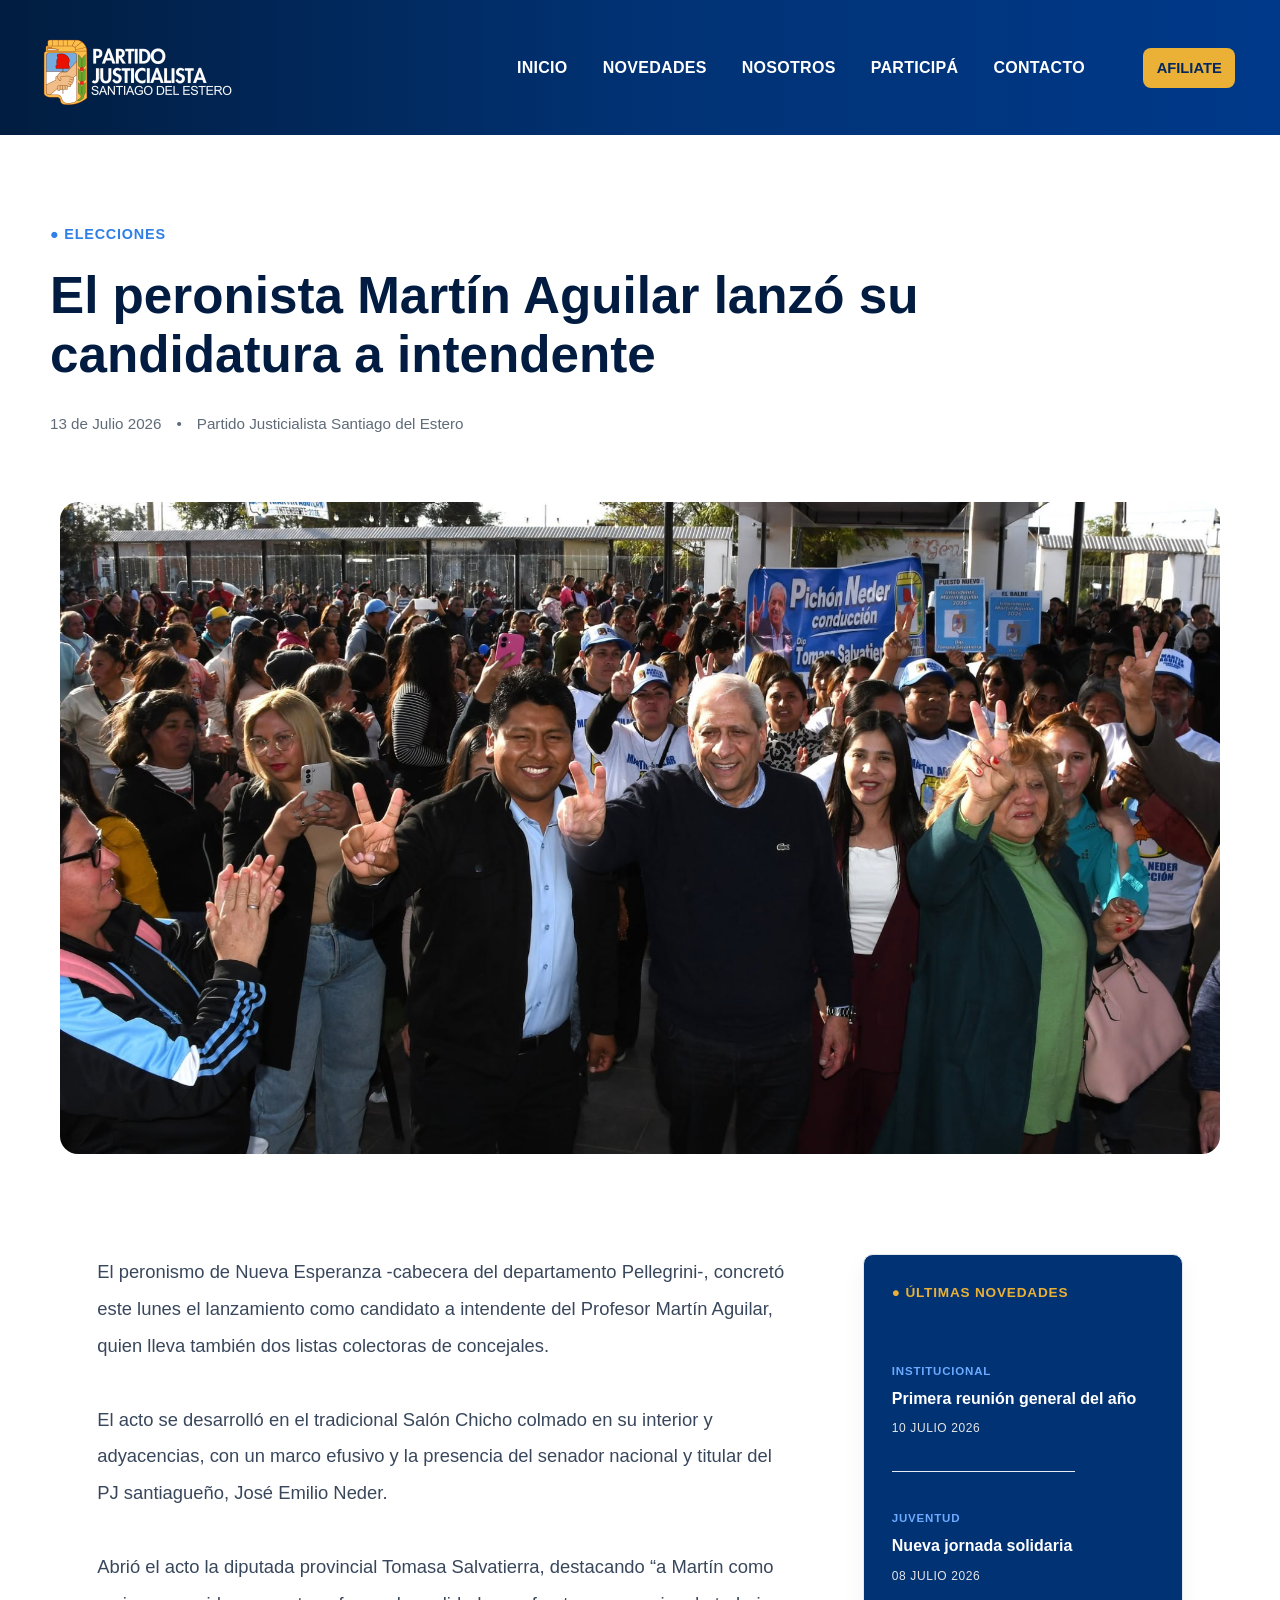
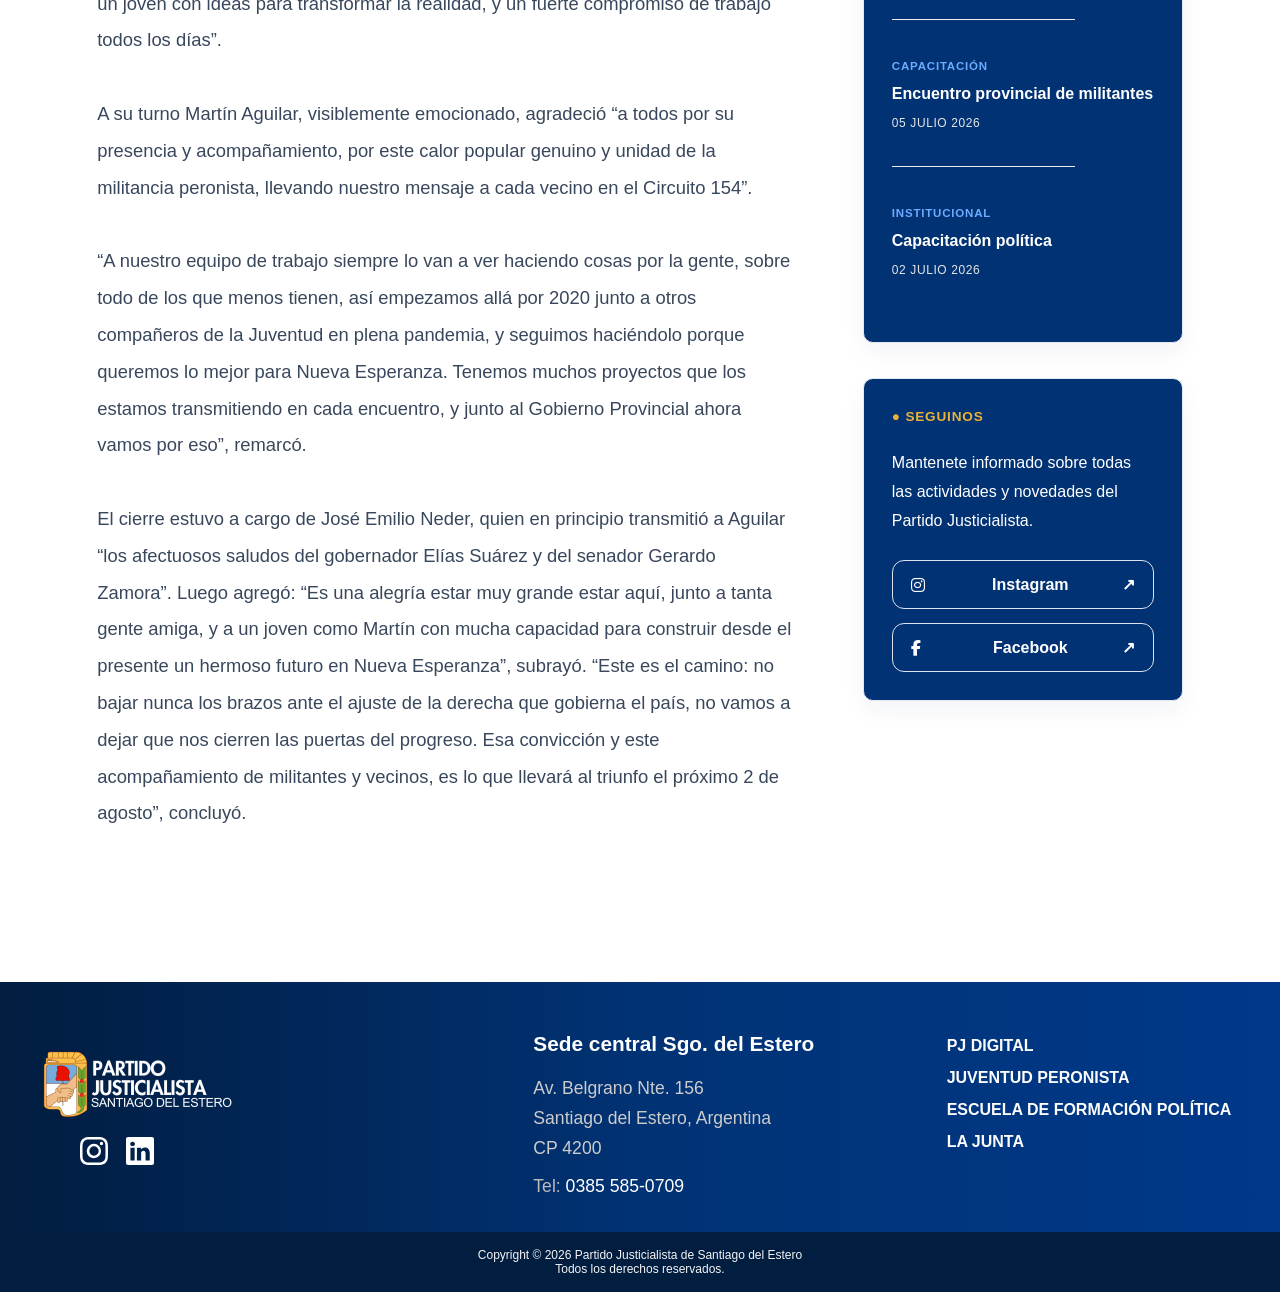
<file: MartínAguilar.html>
<!DOCTYPE html>
<html lang="es">

<head>

<meta charset="UTF-8">
<meta name="viewport" content="width=device-width, initial-scale=1.0">

<title>El peronista Martín Aguilar lanzó su candidatura a intendente</title>


<link rel="stylesheet" href="style.css">
<link rel="stylesheet" href="carlossilva.css">
<link rel="stylesheet"
href="https://cdnjs.cloudflare.com/ajax/libs/font-awesome/6.7.2/css/all.min.css">


</head>


<body>


<!--ENCABEZADO-->
 <header class="encabezado">
    
    

    <div class="contenedor encabezado__contenido">

        <a href="index.html" class="encabezado__logo">
            <img src="imagenes/logo.png" alt="Prote Salud">
        </a>

       <button class="encabezado__boton-menu" id="encabezado__boton-menu" aria-label="Abrir menú">

        <span></span>
        <span></span>
        <span></span>

        </button>

        <nav class="encabezado__navegacion" id="encabezado__navegacion">

            <ul class="encabezado__lista">
             <li>
               <a href="index.html" data-page="index">
                 <div class="menu-item">
                   <img src="imagenes/home.png" alt="Inicio">
                 <span>INICIO</span>
                 </div>
                <span class="menu-flecha">›</span>
               </a>
             </li>



            <li>

                <a href="novedades.html" data-page="novedades">
                <div class="menu-item">
                <img src="imagenes/nov.png" alt="Novedades">
                <span>NOVEDADES</span>
                </div>
                <span class="menu-flecha">›</span>
                 </a>
            </li>


        <li>
             <a href="index.html" data-page="nosotros">
            <div class="menu-item">
            <img src="imagenes/nos.png" alt="Nosotros">
            <span>NOSOTROS</span>
             </div>
            <span class="menu-flecha">›</span>
            </a>
        </li>



        <li>

            <a href="participa.html" data-page="participa">
            <div class="menu-item">
            <img src="imagenes/part.png" alt="Participá">
            <span>PARTICIPÁ</span>
            </div>
            <span class="menu-flecha">›</span>
            </a>

        </li>



        <li>

            <a href="contacto.html" data-page="contacto">
            <div class="menu-item">
            <img src="imagenes/conta.png" alt="Contacto">
            <span>CONTACTO</span>
            </div>
            <span class="menu-flecha">›</span>
            </a>

        </li>


            

            </ul>

            <a href="afiliate.html" class="menu__boton-afiliate">
            AFILIATE
            </a>

        </nav>

    </div>

    </header>

    <div class="menu-overlay" id="menuOverlay"></div>





<!-- HERO -->

<section class="novedad-hero">

    <div class="contenedor">

        <span class="novedad-categoria">
            ● ELECCIONES
        </span>

        <h1>
            El peronista Martín Aguilar lanzó su candidatura a intendente
        </h1>

        <div class="novedad-info">

            <span>13 de Julio 2026</span>

            <span>•</span>

            <span>Partido Justicialista Santiago del Estero</span>

        </div>

    </div>





<!-- IMAGEN -->

<section class="novedad-imagen">

    <div class="contenedor">

        <img src="imagenes/novport2.png" alt="">

    </div>

</section>



<!-- ARTÍCULO -->

<section class="novedad-articulo">

    <div class="contenedor-articulo">

        <!-- CONTENIDO -->

        <article class="articulo-texto">

            <p>

                El peronismo de Nueva Esperanza -cabecera del departamento Pellegrini-, concretó este lunes el lanzamiento como candidato a intendente del Profesor Martín Aguilar, quien lleva también dos listas colectoras de concejales.

                <br><br>

               El acto se desarrolló en el tradicional Salón Chicho colmado en su interior y adyacencias, con un marco efusivo y la presencia del senador nacional y titular del PJ santiagueño, José Emilio Neder.

                <br><br>
                
                Abrió el acto la diputada provincial Tomasa Salvatierra, destacando “a Martín como un joven con ideas para transformar la realidad, y un fuerte compromiso de trabajo todos los días”.

                <br><br>

                A su turno Martín Aguilar, visiblemente emocionado, agradeció “a todos por su presencia y acompañamiento, por este calor popular genuino y unidad de la militancia peronista, llevando nuestro mensaje a cada vecino en el Circuito 154”. 

                <br><br>

                “A nuestro equipo de trabajo siempre lo van a ver haciendo cosas por la gente, sobre todo de los que menos tienen, así empezamos allá por 2020 junto a otros compañeros de la Juventud en plena pandemia, y seguimos haciéndolo porque queremos lo mejor para Nueva Esperanza. Tenemos muchos proyectos que los estamos transmitiendo en cada encuentro, y junto al Gobierno Provincial ahora vamos por eso”, remarcó.

                <br><br>                

                El cierre estuvo a cargo de José Emilio Neder, quien en principio transmitió a Aguilar “los afectuosos saludos del gobernador Elías Suárez y del senador Gerardo Zamora”.
                Luego agregó: “Es una alegría estar muy grande estar aquí, junto a tanta gente amiga, y a un joven como Martín con mucha capacidad para construir desde el presente un hermoso futuro en Nueva Esperanza”, subrayó.
                “Este es el camino: no bajar nunca los brazos ante el ajuste de la derecha que gobierna el país, no vamos a dejar que nos cierren las puertas del progreso. Esa convicción y este acompañamiento de militantes y vecinos, es lo que llevará al triunfo el próximo 2 de agosto”, concluyó.

            </p>

        </article>



        <!-- SIDEBAR -->

       <aside class="sidebar">

    <div class="sidebar-box">

        <span class="sidebar-etiqueta">
            ● ÚLTIMAS NOVEDADES
        </span>

        <ul class="sidebar-lista">

            <li>
                <a href="#">
                    <span class="categoria">INSTITUCIONAL</span>

                    <h4>Primera reunión general del año</h4>

                    <small>10 JULIO 2026</small>
                </a>
            </li>

            <li>
                <a href="#">
                    <span class="categoria">JUVENTUD</span>

                    <h4>Nueva jornada solidaria</h4>

                    <small>08 JULIO 2026</small>
                </a>
            </li>

            <li>
                <a href="#">
                    <span class="categoria">CAPACITACIÓN</span>

                    <h4>Encuentro provincial de militantes</h4>

                    <small>05 JULIO 2026</small>
                </a>
            </li>

            <li>
                <a href="#">
                    <span class="categoria">INSTITUCIONAL</span>

                    <h4>Capacitación política</h4>

                    <small>02 JULIO 2026</small>
                </a>
            </li>

        </ul>

      

    </div>



    <div class="sidebar-box">

        <span class="sidebar-etiqueta">
            ● SEGUINOS
        </span>

        <p class="sidebar-descripcion">

            Mantenete informado sobre todas las actividades
            y novedades del Partido Justicialista.

        </p>

        <div class="sidebar-redes">

            <a href="#">
                <i class="fa-brands fa-instagram"></i>
                Instagram
                <span>↗</span>
            </a>

            <a href="#">
                <i class="fa-brands fa-facebook-f"></i>
                Facebook
                <span>↗</span>
            </a>

            

        </div>

    </div>

</aside>


    </div>

</section>


</section>






<!-- SOLO MÓVILES --><!-- SOLO MÓVILES --><!-- SOLO MÓVILES --><!-- SOLO MÓVILES -->
<!-- SOLO MÓVILES --><!-- SOLO MÓVILES --><!-- SOLO MÓVILES --><!-- SOLO MÓVILES -->
<!-- SOLO MÓVILES --><!-- SOLO MÓVILES --><!-- SOLO MÓVILES --><!-- SOLO MÓVILES -->



<section class="novedad-herocel">

    <div class="contenedor-herocel">

        <span class="novedad-categoriacel">
            ● ELECCIONES
        </span>

        <h1>
            El peronista Martín Aguilar lanzó su candidatura a intendente
        </h1>

        <div class="novedad-infocel">

            <span>13 de Julio 2026</span>

            <span>•</span>

            <span>Partido Justicialista Santiago del Estero</span>

        </div>

    </div>





<section class="novedad-imagencel">

    <div class="contenedor-imagencel">

        <img src="imagenes/novport2.png" alt="">

    </div>

</section>



<section class="novedad-articulocel">

    <div class="contenedor-articulocel">

        <!-- TEXTO DEL ARTÍCULO -->

        <article class="articulo-textocel">

            <p>

              El peronismo de Nueva Esperanza -cabecera del departamento Pellegrini-, concretó este lunes el lanzamiento como candidato a intendente del Profesor Martín Aguilar, quien lleva también dos listas colectoras de concejales.

                <br><br>

               El acto se desarrolló en el tradicional Salón Chicho colmado en su interior y adyacencias, con un marco efusivo y la presencia del senador nacional y titular del PJ santiagueño, José Emilio Neder.

                <br><br>
                
                Abrió el acto la diputada provincial Tomasa Salvatierra, destacando “a Martín como un joven con ideas para transformar la realidad, y un fuerte compromiso de trabajo todos los días”.

                <br><br>

                A su turno Martín Aguilar, visiblemente emocionado, agradeció “a todos por su presencia y acompañamiento, por este calor popular genuino y unidad de la militancia peronista, llevando nuestro mensaje a cada vecino en el Circuito 154”. 

                <br><br>

                “A nuestro equipo de trabajo siempre lo van a ver haciendo cosas por la gente, sobre todo de los que menos tienen, así empezamos allá por 2020 junto a otros compañeros de la Juventud en plena pandemia, y seguimos haciéndolo porque queremos lo mejor para Nueva Esperanza. Tenemos muchos proyectos que los estamos transmitiendo en cada encuentro, y junto al Gobierno Provincial ahora vamos por eso”, remarcó.

                <br><br>                

                El cierre estuvo a cargo de José Emilio Neder, quien en principio transmitió a Aguilar “los afectuosos saludos del gobernador Elías Suárez y del senador Gerardo Zamora”.
                Luego agregó: “Es una alegría estar muy grande estar aquí, junto a tanta gente amiga, y a un joven como Martín con mucha capacidad para construir desde el presente un hermoso futuro en Nueva Esperanza”, subrayó.
                “Este es el camino: no bajar nunca los brazos ante el ajuste de la derecha que gobierna el país, no vamos a dejar que nos cierren las puertas del progreso. Esa convicción y este acompañamiento de militantes y vecinos, es lo que llevará al triunfo el próximo 2 de agosto”, concluyó.

            </p>

        </article>



        <!-- SIDEBAR MÓVIL -->

        <section class="sidebar-mobilecel">

            <div class="contenedor-textocel">

                <!-- ÚLTIMAS NOVEDADES -->

                <div class="sidebar-mobile-boxcel">

                    <span class="sidebar-mobile-etiquetacel">
                        ● ÚLTIMAS NOVEDADES
                    </span>

                    <ul class="sidebar-mobile-listacel">

                        <li>
                            <a href="#">
                                <span class="categoriacel">INSTITUCIONAL</span>

                                <h4>
                                    Primera reunión general del año
                                </h4>

                                <small>
                                    10 Julio 2026
                                </small>
                            </a>
                        </li>

                        <li>
                            <a href="#">
                                <span class="categoriacel">POLÍTICA</span>

                                <h4>
                                    Nueva jornada solidaria
                                </h4>

                                <small>
                                    8 Julio 2026
                                </small>
                            </a>
                        </li>

                        <li>
                            <a href="#">
                                <span class="categoriacel">JUVENTUD</span>

                                <h4>
                                    Encuentro de la Juventud
                                </h4>

                                <small>
                                    5 Julio 2026
                                </small>
                            </a>
                        </li>

                        <li>
                            <a href="#">
                                <span class="categoriacel">CAPACITACIÓN</span>

                                <h4>
                                    Formación política para militantes
                                </h4>

                                <small>
                                    2 Julio 2026
                                </small>
                            </a>
                        </li>

                    </ul>

                    

                </div>



                <!-- SEGUINOS -->

                <div class="sidebar-mobile-boxcel">

                    <span class="sidebar-mobile-etiquetacel">
                        ● SEGUINOS
                    </span>

                    <p class="sidebar-mobile-descripcioncel">

                        Enterate de todas las actividades, novedades y encuentros del Partido Justicialista de Santiago del Estero.

                    </p>

                    <div class="sidebar-mobile-redescel">

                        <a href="#">
                            Instagram
                            <span>→</span>
                        </a>

                        <a href="#">
                            Facebook
                            <span>→</span>
                        </a>

                    </div>

                </div>

            </div>

        </section>

    </div>

</section>

</section>



<!--FOOTER -->

<footer>
  <div class="footer-container">
    
    <!-- Bloque 1: Identidad (Logo) -->
    <div class="footer-logo">
      <img src="imagenes/logo.png" alt="">
    </div>

    <!-- Bloque 2: Oficina Santiago del Estero -->
    <div class="footer-branch divider" >
      <h3>Sede central Sgo. del Estero</h3>
      <p class="address"> Av. Belgrano Nte. 156 <br>Santiago del Estero, Argentina<br>CP 4200</p>
      <ul class="contact-info">
        <li>Tel: <a href="tel:03844254303"> 0385 585-0709</a></li>
        
      </ul>
    </div>

    

   

    <!-- Bloque 4: Redes Sociales -->
    <div class="footer-socials">
      <!-- Puedes usar iconos de FontAwesome, Bootstrap Icons o SVG propios -->
      <a href="https://www.instagram.com/protesalud.sde/" aria-label="Instagram">
        <svg xmlns="http://w3.org" width="24" height="24" fill="currentColor" viewBox="0 0 16 16">
          <path d="M8 0C5.829 0 5.556.01 4.703.048 3.85.088 3.269.222 2.76.42a3.9 3.9 0 0 0-1.417.923A3.9 3.9 0 0 0 .42 2.76C.222 3.268.087 3.85.048 4.7.01 5.555 0 5.827 0 8.001c0 2.172.01 2.444.048 3.297.04.852.174 1.433.372 1.942.205.526.478.972.923 1.417.444.445.89.719 1.416.923.51.198 1.09.333 1.942.372C5.555 15.99 5.827 16 8 16s2.444-.01 3.298-.048c.851-.04 1.434-.174 1.943-.372a3.9 3.9 0 0 0 1.416-.923c.445-.445.718-.891.923-1.417.197-.509.332-1.09.372-1.942C15.99 10.445 16 10.173 16 8s-.01-2.444-.048-3.298c-.04-.851-.175-1.433-.372-1.941a3.9 3.9 0 0 0-.923-1.417A3.9 3.9 0 0 0 13.24.42c-.51-.198-1.092-.333-1.943-.372C10.443.01 10.172 0 7.998 0zm-.717 1.442h.718c2.136 0 2.389.007 3.232.046.78.035 1.204.166 1.486.275.373.145.64.319.92.599s.453.546.598.92c.11.281.24.705.275 1.485.039.843.047 1.096.047 3.231s-.008 2.389-.047 3.232c-.035.78-.166 1.203-.275 1.485a2.5 2.5 0 0 1-.599.919c-.28.28-.546.453-.92.598-.28.11-.704.24-1.485.276-.843.038-1.096.047-3.232.047s-2.39-.009-3.233-.047c-.78-.036-1.203-.166-1.485-.276a2.5 2.5 0 0 1-.92-.598 2.5 2.5 0 0 1-.6-.92c-.109-.281-.24-.705-.275-1.485-.038-.843-.046-1.096-.046-3.233s.008-2.388.046-3.231c.036-.78.166-1.204.276-1.486.145-.373.319-.64.599-.92.28-.28.546-.453.92-.598.282-.11.705-.24 1.485-.276.738-.034 1.024-.044 2.515-.045zm4.988 1.328a.96.96 0 1 0 0 1.92.96.96 0 0 0 0-1.92m-4.27 1.122a4.109 4.109 0 1 0 0 8.217 4.109 4.109 0 0 0 0-8.217m0 1.441a2.667 2.667 0 1 1 0 5.334 2.667 2.667 0 0 1 0-5.334"/>
        </svg>
      </a>
      <a href="#" aria-label="LinkedIn">
        <svg xmlns="http://w3.org" width="24" height="24" fill="currentColor" viewBox="0 0 16 16">
          <path d="M0 1.146C0 .513.526 0 1.175 0h13.65C15.474 0 16 .513 16 1.146v13.708c0 .633-.526 1.146-1.175 1.146H1.175C.526 16 0 15.487 0 14.854zm4.943 12.248V6.169H2.542v7.225zm-1.2-8.212c.837 0 1.358-.554 1.358-1.248-.015-.709-.52-1.248-1.342-1.248S2.4 3.226 2.4 3.934c0 .694.521 1.248 1.327 1.248zm4.908 8.212V9.359c0-.216.016-.432.08-.586.173-.431.568-.878 1.232-.878.869 0 1.216.662 1.216 1.634v3.865h2.401V9.25c0-2.22-1.184-3.252-2.764-3.252-1.274 0-1.845.7-2.165 1.193v.025h-.016l.016-.025V6.169h-2.4c.03.678 0 7.225 0 7.225z"/>
        </svg>
      </a>
    </div>



    <div class="footer-links">

    <a href="#">PJ DIGITAL</a>
    <a href="#">JUVENTUD PERONISTA</a>
    <a href="#">ESCUELA DE FORMACIÓN POLÍTICA</a>
    <a href="#">LA JUNTA</a>
   

</div>




  </div>

</footer>

<div class="derechos">
    Copyright © 2026 Partido Justicialista de Santiago del Estero <br>
    Todos los derechos reservados.
  </div>







<script src="script.js"></script>



</body>

</html>
</file>
<file: style.css>
body{
    font-family:'Montserrat',sans-serif;   
}

*{
    margin:0;
    padding:0;
    box-sizing:border-box; /*contiene el tamaño del contenido*/
}

html{
    scroll-behavior:smooth;  /*suaviza el scroll*/
}

a{
    text-decoration: none;
}


/* HEADER */

.encabezado{ 

     background: linear-gradient(
    to right, 
   #011d40,
   #013274,
   #00398a
   
);


    position:sticky;  /*nav estático mientras se hace scroll*/
    top:0;
    z-index:1000;

  

}




.encabezado__contenido{

    display:flex;

    justify-content:space-between;

    align-items:center;

    min-height:95px;

    padding:0 20px;


}

.encabezado__logo img{

   width:180px;
   height:auto;

}

.encabezado__boton-menu{

    width:42px;

    height:42px;

    border:none;

    background:none;

    display:flex;

    flex-direction:column;

    justify-content:center;

    gap:6px;

    cursor:pointer;

    z-index:1200;

}

.encabezado__boton-menu span{

    width:28px;

    height:3px;

    background:#FFF;

    border-radius:20px;

    transition:.35s;

}

.encabezado__boton-menu.activo span:nth-child(1){

    transform:translateY(9px) rotate(45deg);

}

.encabezado__boton-menu.activo span:nth-child(2){

    opacity:0;

}

.encabezado__boton-menu.activo span:nth-child(3){

    transform:translateY(-9px) rotate(-45deg);

}


/*=========================
MENÚ LATERAL
==========================*/

.encabezado__navegacion{

     position: fixed;

    top:104px;

    right:-320px;

    width:300px;

    height:calc(100vh - 95px);

    background:#031e40;

    transition:right .4s ease;

    display:flex;

    flex-direction:column;

    justify-content:flex-start;

    padding:8px 0 35px;

    z-index:999;

    

}

.menu__boton-afiliate{

   width:180px;

    margin:25px auto;

    padding:10px 0;

    background:#ebb137;

    color:#031e40;

    font-size:.90rem;

    font-weight:700;

    border-radius:10px;

    display:flex;

    justify-content:center;

    align-items:center;

    gap:14px;

   

    transition:.35s;  
   

}


.menu__boton-afiliate:hover{

    transform:translateY(-2px);

    

}






.menu__boton-afiliate:hover{

    background:#1677E6;

    color:white;

    

}

.encabezado__navegacion.activo{

    right:0;

}





.encabezado__lista{

    width:100%;

    display:flex;

    flex-direction:column;

    list-style:none;

}


.encabezado__lista a{
    
    position:relative;

    display:flex;

    justify-content:space-between;

    align-items:center;

    padding:12px 30px;

    color:#FFF;

    transition:.35s ease;

}

.encabezado__lista a:hover{

     background:rgba(255,255,255,.04);

}


.encabezado__lista a:hover .menu-flecha{

    transform:translateX(8px);

    color:#F7B500;

}



.encabezado__lista a.activo{

    color:#FFF;

}


.encabezado__lista a.activo::after{

    content:"";

    position:absolute;

    left:78px;

    bottom:0;

    width:115px;

    height:3px;

    border-radius:20px;

    background:#3EA3FF;

}




.encabezado__lista li{

    border-bottom:1px solid rgba(255,255,255,.06);

}

/* SUBMENU */

.submenu__boton{

    width:100%;

    background:none;

    border:none;

    text-align:left;

    padding:18px 24px;

    color:#3D3A2E;

    font-size:.95rem;

    font-weight:700;

    text-transform:uppercase;

    font-family:inherit;

    line-height:normal;

    cursor:pointer;


}

.menu-item{

    display:flex;

    align-items:center;

    gap:18px;

}


.menu-item img{

    width:24px;

    height:24px;

    object-fit:contain;

}


.menu-item span{

    font-size:.90rem;

    font-weight:500;

    letter-spacing:.3px;

}

.menu-flecha{

    font-size:2rem;

    color:#FFF;

    transition:.3s ease;

}



.submenu__lista{

    max-height:0;

    overflow:hidden;

    background:#000000;

    transition:max-height .35s ease;

    list-style: none;

    margin: 0;

    padding: 0;


}

.submenu__lista li{

    border-bottom:1px solid #e5e5e5;
    list-style: none;

}

.submenu__lista a{

    padding:14px 40px;

    font-size:.9rem;

    font-weight:500;

    text-transform:none;

     display:flex;

    align-items:center;

    gap:12px;

}




.submenu.activo .submenu__lista{

    max-height:400px;

}

body.menu-abierto{

    overflow:hidden;

}


/*==================================
OVERLAY MENÚ
==================================*/

.menu-overlay{

    position:fixed;

    inset:0;

    background:rgba(0,0,0,.45);

    opacity:0;

    visibility:hidden;

    transition:
        opacity .35s ease,
        visibility .35s ease;

    z-index:998;

}

/* cuando el menú está abierto */

.menu-overlay.activo{

    opacity:1;

    visibility:visible;

}

/*=====================================
HERO
======================================*/
/*=====================================
HERO
======================================*/



.hero{

    background:#021C40;

}

/*=========================
IMAGEN
=========================*/

.hero__imagen{

    position:relative;

    width:100%;

    aspect-ratio:430/760;

}

.hero__img-mobile{

    display:block;

    width:100%;

    height:100%;

    object-fit:cover;

}

.hero__img-desktop{

    display:none;

}

/*=========================
CONTENIDO
=========================*/

.hero__contenido{

    
   position: relative;

    margin-top: -80px;

    background:#021C40;

    padding:15px 28px 55px;

    z-index:2;

}

/*=========================
TÍTULO
=========================*/

.hero__titulo{

   position:absolute;

    left:24px;

    bottom:530px;

    color:#FFF;

    font-size:3.7rem;

    line-height:.95;

    font-weight:800;

}

.hero__titulo span{

     display:block;

    color:#63B3FF;
}

/*=========================
LÍNEA
=========================*/

.hero__linea{

    position:absolute;

    left:28px;

    bottom:520px;

    width:60px;

    height:5px;

    background:#EBB137;

    border-radius:50px;


}

/*=========================
DESCRIPCIÓN
=========================*/

.hero__descripcion{

    color:#FFFFFF;

    font-size:1.05rem;

    line-height:1.7;

    font-weight:400;

}

.hero__descripcion strong{

    font-weight:700;

}

/*=========================
BOTONES
=========================*/

.hero__botones{

    display:flex;

    flex-direction:column;

    gap:16px;

    margin-top:38px;

}

.hero__boton{

    display:flex;

    justify-content:center;

    align-items:center;

    width:100%;

    height:38px;

    border-radius:10px;

    font-size:1rem;

    font-weight:700;

    transition:.3s ease;

}

.hero__boton--amarillo{

    background:#EBB137;

    color:#02285F;

}

.hero__boton--amarillo:hover{

    transform:translateY(-3px);

    background-color: transparent;

    border: solid 2px #EBB137;

    color: white;
}

.hero__boton--oscuro{

    border:2px solid rgba(255,255,255,.35);

    color:#FFFFFF;

    background:transparent;

}

.hero__boton--oscuro:hover{

    background:#1454AF;

}


/*=====================================
NOVEDADES
=====================================*/

.novedades{

    padding:70px 0;
    background:#F7F9FC;
    overflow:hidden;

}

.novedades .contenedor{

    width:min(100% - 40px, 1200px);
    margin:auto;

}

/*=====================================
TÍTULOS
=====================================*/

.novedades__subtitulo{

    display:flex;
    align-items:center;
    gap:8px;

    color:#3E9EFF;

    font-size:.82rem;

    font-weight:700;

    text-transform:uppercase;

    letter-spacing:.8px;

    margin-bottom:12px;

}

.novedades__titulo{

    font-size:2.2rem;

    color:#02285F;

    font-weight:800;

    margin-bottom:35px;

}

/*=====================================
SLIDER
=====================================*/

.novedades__slider{

    position:relative;

    display:flex;

    align-items:center;

    justify-content:center;

}

/*=====================================
FLECHAS
=====================================*/

.slider__flecha{

    width:42px;

    height:42px;

    border:none;

    color:#02285F;

    font-size:1.5rem;

    cursor:pointer;


}




.slider__flecha--izq{

    margin-right:5px;

}

.slider__flecha--der{

    margin-left:5px;

}

/*=====================================
SLIDER
=====================================*/

.slider{

    overflow:hidden;

    width:100%;

}

.slider__track{

    display:flex;

    transition:transform .45s ease;

}

/*=====================================
CARD
=====================================*/

.card{

    flex:0 0 100%;

    background:#FFFFFF;

    border-radius:10px;

    overflow:hidden;

    box-shadow:0 10px 35px rgba(0,0,0,.08);

    transition:.3s;

}

.card:hover{

    transform:translateY(-4px);

}

.card img{

    width:100%;

    height:220px;

    object-fit:cover;

    display:block;

}

/*=====================================
CONTENIDO
=====================================*/

.card__contenido{

    padding:16px;

}

.card__contenido span{

    display:inline-block;

    margin-bottom:18px;

    color:#3E9EFF;

    font-size:.82rem;

    font-weight:700;

    text-transform:uppercase;

}

.card__contenido h3{

    color:#02285F;

    font-size:1rem;

    line-height:1.35;

    font-weight:700;

    margin-bottom:10px;

}

/*=====================================
FOOTER
=====================================*/

.card__footer{

   
    display:flex;

    justify-content:space-between;

    align-items:center;

}

.card__footer small{

    color:#7D8793;

    font-size:.82rem;

    font-weight:600;

}

.card__footer a{

    color:#3E9EFF;

    font-size:1.7rem;

    font-weight:700;

    transition:.3s;

}

.card__footer a:hover{

    transform:translateX(5px);

}

/*=====================================
INDICADOR
=====================================*/

.slider__info{

    margin-top:28px;

}

.slider__barra{

    width:100%;

    height:5px;

    background:#D9E3EF;

    border-radius:50px;

    overflow:hidden;

}

.slider__progreso{

    width:20%;

    height:100%;

    background:#3E9EFF;

    border-radius:50px;

    transition:.4s;

}

.slider__contador{

    display:block;

    margin-top:14px;

    text-align:center;

    color:#7A8592;

    font-size:.95rem;

    font-weight:600;

}

.slider__contador strong{

    color:#02285F;

}


/*=====================================
PARTICIPÁ
=====================================*/

.participa{

    background:#041E47;

    background-image:url("imagenes/fondo-participa.jpg");

    background-size:cover;

    background-position:center;

    position:relative;

    overflow:hidden;

}

.participa::before{

    content:"";

    position:absolute;

    inset:0;

    background:rgba(3,20,50,.82);

}

.participa__contenedor{

    position:relative;

    z-index:2;

    width:min(100% - 40px,1200px);

    margin:auto;

    padding:55px 0;

    display:flex;

    justify-content:space-between;

    align-items:center;

    gap:25px;

}

.participa__info{

    width:68%;

}

.participa__slider{

    width:32%;

    display:flex;

    justify-content:center;

    align-self:flex-start;

    margin-top:40px; /* ajustá este valor */

}

.participa__subtitulo{

    display:block;

    color:#EBB137;

    font-size:.78rem;

    font-weight:700;

    letter-spacing:1px;

    margin-bottom:12px;

    text-transform:uppercase;

}

.participa__titulo{

    color:#FFF;

    font-size:1.6rem;

    line-height:1.1;

    font-weight:800;

    margin-bottom:18px;

}

.participa__texto{

    color:#D6DDEA;

    font-size:.95rem;

    line-height:1.6;

    margin-bottom:28px;

}

.participa__boton{

    display:inline-flex;

    align-items:center;

    gap:16px;

    padding:14px 22px;

    border-radius:8px;

    background:#1677E6;

    color:#FFF;

    font-size:.85rem;

    font-weight:700;

    transition:.3s;

}

.participa__boton:hover{

    transform:translateY(-3px);

}

.participa__boton span{

    font-size:1.3rem;

}

.participa__item{

    text-align:center;

    color:#FFF;

}

.participa__item img{

    width:42px;

    margin-bottom:18px;

}

.participa__item h3{

    font-size:1.25rem;

    margin-bottom:10px;

    line-height:1.2;

}

.participa__item p{

    color:#D6DDEA;

    font-size:.9rem;

    line-height:1.5;

}


/*=====================================
ANIMACIÓN BLOQUE DERECHO
=====================================*/

.participa__item{

    opacity:1;

    transform:translateY(0);

    transition:
        opacity .45s ease,
        transform .45s ease;

}

.participa__item.oculto{

    opacity:0;

    transform:translateY(15px);

}


/*==========================
NOSOTROS
==========================*/

.nosotros{

    background:#f4f3f6;

    padding:75px 0 0;

    overflow:hidden;

}

.nosotros .contenedor{

    width:min(100% - 40px,1200px);

    margin:auto;

}

/*==========================
CONTENIDO
==========================*/

.nosotros__contenido{

    display:flex;

    flex-direction:column;

}

.nosotros__subtitulo{

    color:#0A2559;

    font-size:.95rem;

    font-weight:800;

    letter-spacing:1px;

    text-transform:uppercase;

}

.nosotros__linea{

    width:70px;

    height:5px;

    background:#1E73D8;

    border-radius:50px;

    margin:22px 0 35px;

}

/*==========================
TITULO
==========================*/

.nosotros__titulo{

    color:#071B46;

    font-size:2rem;

    line-height:1.08;

    font-weight:800;

    margin-bottom:20px;

}

/*==========================
TEXTOS
==========================*/

.nosotros__texto{

    color:#1F2D48;

    font-size:1.05rem;

    line-height:1.75;

    margin-bottom:34px;

}

/*==========================
BOTON
==========================*/

.nosotros__boton{

     display:flex;

    justify-content:center;

    align-items:center;

    align-self:center;

    height:55px;

    border:2px solid #1E4FAF;

    border-radius:8px;

    color:#1E4FAF;

    font-size:1rem;

    font-weight:700;

    transition:.35s;

    width: 320px;
}

.nosotros__boton:hover{

    background:#1E73D8;

    color:white;

}

/*==========================
IMAGEN
==========================*/

.nosotros__imagen{

    margin-top:2px;

    display:flex;

    justify-content:center;

}

.nosotros__imagen img{

    width:100%;

    max-width:420px;

    display:block;

}



/*==========================
FRASE
==========================*/

.frase{

    background:linear-gradient(
        135deg,
        #2F86DD 0%,
        #1E6CC8 45%,
        #1454AF 100%
    );

    padding:55px 0;

    overflow:hidden;

}

.frase .contenedor{

    width:min(100% - 40px,1200px);

    margin:auto;

}

/*==========================
CONTENIDO
==========================*/

.frase__contenido{

    display:flex;

    align-items:flex-start;

    gap:16px;

}

/*==========================
COMILLAS
==========================*/

.frase__comillas{

    font-size:6rem;

    font-weight:800;

    color:rgba(255,255,255,.28);

    line-height:.8;

    font-family:Georgia, serif;

}

/*==========================
TEXTO
==========================*/

.frase__texto{

    display:flex;

    flex-direction:column;

    justify-content:center;

    margin-top:8px;
    
    opacity:1;

    transform:translateY(0);

    transition:
        opacity .45s ease,
        transform .45s ease;


}


.frase__texto.oculto{

    opacity:0;

    transform:translateY(15px);

}

.frase__texto p{

    color:#FFFFFF;

    font-size:1.1rem;

    line-height:1.7;

    font-weight:400;

    margin-bottom:18px;

}

.frase__texto span{

    color:#FFFFFF;

    font-size:.82rem;

    font-weight:800;

    letter-spacing:1.2px;

}



/*======================================
AFILIATE
======================================*/

.afiliate{

    padding:70px 0;

    background:#F7F9FC;

}

.afiliate .contenedor{

    width:min(100% - 40px,1200px);

    margin:auto;

}

/*======================================
SUBTITULO
======================================*/

.afiliate__subtitulo{

    display:flex;

    align-items:center;

    gap:8px;

    color:#2F7FE6;

    font-size:.82rem;

    font-weight:700;

    text-transform:uppercase;

    letter-spacing:.8px;

}

/*======================================
TITULO
======================================*/

.afiliate__titulo{

    margin-top:18px;

    margin-bottom:45px;

    color:#021C40;

    font-size:2rem;

    line-height:.95;

    font-weight:800;

}

.afiliate__titulo span{

    display:block;

}

/*======================================
CARDS
======================================*/

.afiliate__cards{

    display:flex;

    flex-direction:column;

    gap:22px;

}

/*======================================
CARD
======================================*/

.afiliate__card{

    display:flex;

    align-items:flex-start;

    gap:24px;

    background:

linear-gradient(

180deg,

#FFFFFF,

#eff0f3

);

    border-radius:15px;

    padding:34px 28px;

    box-shadow:

       0 15px 45px rgba(13,40,90,.08);

    border:1px solid #d0d2d4;  

}




/*======================================
ICONO
======================================*/

.afiliate__card img{

    width:72px;

    flex-shrink:0;

}



/*======================================
CONTENIDO
======================================*/

.afiliate__contenido h3{

    color:#0A3B93;

    font-size:1.1rem;

    line-height:1.05;

    font-weight:700;

    margin-bottom:5px;

}

.afiliate__contenido p{

    color:#26324C;

    font-size:1rem;

    line-height:1.6;

}

/*======================================
BOTON
======================================*/

.afiliate__boton{

    display:flex;

    justify-content:center;

    align-items:center;

    margin-top:35px;

    background:#EBB137;

    color:#021C40;

    width:100%;

    height:40px;

    border-radius:8px;

    font-size:1rem;

    font-weight:700;

    transition:.35s;

}

.afiliate__boton:hover{

    transform:translateY(-4px);

    box-shadow:0 12px 25px rgba(235,177,55,.35);

}



/*FOOTER*/

/* Estilos base del contenedor del Footer */
footer {
  background: linear-gradient(
    to right, 
   #011d40,
   #013274,
   #00398a
   
); /* Color de fondo oscuro original */
  color: #ffffff;
  padding: 40px 20px;
  font-family: 'Arial', sans-serif; /* Cambia por la fuente de tu web */
}

.footer-container {
  display: flex;
  flex-direction: column; /* Apila los elementos verticalmente */
  align-items: center;
  text-align: center;
  max-width: 400px; /* Limita el ancho para simular pantalla móvil */
  margin: 0 auto;
}

/* Bloque del Logo */
.footer-logo img {
  max-width: 210px;
  height: auto;
  margin-bottom: 30px;
}

/* Bloques de Oficinas y Sucursales */
.footer-branch {
  margin-bottom: 35px;
  width: 100%;
}

.footer-branch h3 {
  font-size: 18px;
  font-weight: bold;
  color: #ffffff;
  margin-bottom: 10px;
}

.footer-branch .address {
  font-size: 18px;
  line-height: 1.5;
  color: #cccccc;
  margin-bottom: 12px;
}

/* Contenedor del primer bloque (ahora sin el borde directo) */
.footer-branch.divider {
  position: relative;
  margin-bottom: 35px;
  padding-bottom: 35px; /* Espacio antes de la línea */
}

/* línea sutil de longitud reducida */
.footer-branch.divider::after {
  content: "";
  position: absolute;
  bottom: 0;
  left: 50%;
  transform: translateX(-50%); /* Centra la línea perfectamente */
  
  width: 200px; /* 👈 MODIFICA AQUÍ: El largo exacto que quieres para la línea */
  height: 1px; /* El grosor de la línea */
  background-color: rgba(255, 255, 255, 0.15); /* Color blanco sutil con transparencia */
}

/* Listas de información de contacto */
.footer-branch .contact-info {
  list-style: none;
  padding: 0;
  margin: 0;
}

.footer-branch .contact-info li {
  font-size: 18px;
  margin-bottom: 6px;
  color: #bbbbbb;
}

/* Estilos para los enlaces (teléfonos y mail) */
.footer-branch .contact-info a {
  color: #ffffff;
  text-decoration: none;
  transition: color 0.2s ease;
}

/* Bloque de Redes Sociales */
.footer-socials {
  display: flex;
  justify-content: center;
  gap: 20px;
  margin-top: 10px;
  width: 100%;
}

.footer-socials a {
  color: #ffffff;
  transition: color 0.2s ease;
}

.footer-socials a:hover {
  color: #ffffff; /* Brillo al pasar el cursor o pulsar */
}

.derechos{
    background-color:  #011d40;
    height: 60px;
    font-size: 12px;
    color: #f5f5f5;
    display: flex;
    align-items: center;
    justify-content: center;
    text-align: center;
  
    
}

.participa__desktop{
    display: none;
}

.nosotrosesc{
    display: none;
}


.afiliateesc{
    display: none;
}

.footer-links{
    display: none;
}

/*========================================================================================
VERSIÓN ESCRITORIO VERSIÓN ESCRITORIO VERSIÓN ESCRITORIO VERSIÓN ESCRITORIO VERSIÓN ESCRITORIO 
=========================================================================================*/
/*========================================================================================
VERSIÓN ESCRITORIO VERSIÓN ESCRITORIO VERSIÓN ESCRITORIO VERSIÓN ESCRITORIO VERSIÓN ESCRITORIO 
=========================================================================================*/
/*========================================================================================
VERSIÓN ESCRITORIO VERSIÓN ESCRITORIO VERSIÓN ESCRITORIO VERSIÓN ESCRITORIO VERSIÓN ESCRITORIO 
=========================================================================================*/

@media (min-width:768px){

.encabezado__boton-menu{
    display: none;
}

/*MENU*//*MENU*//*MENU*//*MENU*//*MENU*/

    .encabezado{
        position:sticky;
        top:0;
        
    }

    .encabezado__logo img{
    width:240px;
    }

    .encabezado__contenido{

    display:flex;
    justify-content:space-between;
    align-items:center;

    min-height:110px;

    }

    .encabezado__contenido{
        min-height:120px;
    }


    .encabezado__boton-menu{
        display:none;
    }

    .encabezado__navegacion{
    
        position: static;

    display:flex;

    flex-direction:row;

    align-items:center;

    justify-content:flex-end;

    gap:35px;

    width:auto;

    height:auto;

    background:transparent;

    padding:0;

    right:auto;

    overflow:visible;


    }

    

    .encabezado__lista{
     display:flex;

    flex-direction:row;

    align-items:center;

    gap:35px;

    list-style:none;

    margin:0;
    padding:0;

    }

    .menu-flecha{
    display:none;
    }

    .menu-item img{
    display:none;
    }


    .encabezado__lista a{
    position:relative;

    display:block;

    padding:10px 0;

    color:#fff;

    font-size:1rem;

    font-weight:700;

    text-transform:uppercase;

    letter-spacing:.3px;

    transition:.3s ease;
    }





    .encabezado__lista a.activo::after{

   display: none;

    }

    
    .menu-item span{

    font-size:1rem;
    font-weight:700;

}


   .encabezado__lista > li{

    border-bottom:none;

    }


    .encabezado__logo img{
        width: 240px;
        height: auto;
    }


    

    .encabezado__navegacion{

    display:flex;

    align-items:center;

    gap:35px;

    }



    .menu__boton-afiliate{

    display:flex;

    align-items:center;

    justify-content:center;

    width:115px;

    height:40px;

   margin-right: 25px;

    padding:0;

    border-radius:8px;

    background:#EBB137;

    color:#02285F;

    font-weight:800;

    font-size:.92rem;

    }




    .menu-flecha,
    .menu-item img{
    display:none;
    }





/*====================================
HERO - ESCRITORIO
====================================*/

.hero{

    position:relative;

    width:100%;

    height:560px;

    overflow:hidden;

    background:#021C40;

}

/*=========================
IMÁGENES
=========================*/

.hero__img-mobile{

    display:none;

}

.hero__imagen{

    position:absolute;

    inset:0;

    width:100%;

    height:100%;

}

.hero__img-desktop{

   

    position:absolute;

    top:0;
    right:0;

    width:100%;
    height:auto;

    display:block;

}



/*=========================
TÍTULO
=========================*/

.hero__titulo{

    position:absolute;

    top:80px;

    left:50px;

    z-index:3;

    color:#FFF;

    font-size:5rem;

    line-height:.95;

    font-weight:800;

}

.hero__titulo span{

    display:block;

    color:#63B3FF;

}

/*=========================
LÍNEA
=========================*/

.hero__linea{

    position:absolute;

    top:240px;

    left:60px;

    width:90px;

    height:6px;

    background:#EBB137;

    border-radius:50px;

    z-index:3;

}

/*=========================
CONTENIDO
=========================*/

.hero__contenido{

    position:absolute;

    top:350px;

    left:50px;

    width:520px;

    padding:0;

    background:none;

    z-index:3;

}

/*=========================
DESCRIPCIÓN
=========================*/

.hero__descripcion{

    color:#FFF;

    font-size:1.5rem;

    line-height:1.2;

    font-weight:400;

}

.hero__descripcion strong{

    font-weight:700;

}

/*=========================
BOTONES
=========================*/

.hero__botones{

    display:flex;

    flex-direction:row;

    gap:18px;

    margin-top:40px;

}

.hero__boton{

    display:flex;

    justify-content:center;

    align-items:center;

    width:210px;

    height:60px;

    border-radius:12px;

    font-size:1rem;

    font-weight:700;

    transition:.35s ease;

}

.hero__boton--amarillo{

    background:#EBB137;

    color:#02285F;

}

.hero__boton--amarillo:hover{

    transform:translateY(-3px);
    background: #1677E6;
    color: white;
    border: none;

}

.hero__boton--oscuro{

    border:2px solid rgba(255,255,255,.40);

    color:#FFF;

    background:transparent;

}

.hero__boton--oscuro:hover{

     background: #1677E6;
    color: white;
    border: none;

}



/*=====================================
NOVEDADES - DESKTOP
=====================================*/

.novedades{

    padding:80px 0;

}

.novedades .contenedor{

    width:min(92%, 1400px);

    margin:auto;

}

/*=========================
TÍTULOS
=========================*/

.novedades__subtitulo{

    font-size:.95rem;

    margin-bottom:15px;

}

.novedades__titulo{

    font-size:3.1rem;

    margin-bottom:55px;

}

/*=========================
SLIDER
=========================*/

.slider{

    overflow:visible;

}

.slider__track{

    display:grid;

    grid-template-columns:repeat(4,1fr);

    gap:28px;

    transform:none !important;

}

/* Oculta la quinta card */

.card:nth-child(5){

    display:none;

}

/*=========================
CARD
=========================*/

.card{

    display:flex;

    flex-direction:column;

    flex:initial;

    border-radius:18px;

    overflow:hidden;

    background:#FFF;

    box-shadow:0 12px 35px rgba(0,0,0,.08);

    transition:
    transform .35s ease,
    box-shadow .35s ease;

}

.card:hover{

    transform:translateY(-10px);

    box-shadow:0 25px 55px rgba(0,0,0,.16);

}

/*=========================
IMAGEN
=========================*/

.card img{

    width:100%;

    height:210px;

    object-fit:cover;

    transition:transform .45s ease;

}

.card:hover img{

    transform:scale(1.08);

}

/*=========================
CONTENIDO
=========================*/

.card__contenido{

    padding:24px;

    display:flex;

    flex-direction:column;

    flex:1;

}

.card__contenido span{

    font-size:.78rem;

    letter-spacing:1px;

    margin-bottom:15px;

}

.card__contenido h3{

    font-size:1.18rem;

    line-height:1.45;

    margin-bottom:auto;

    min-height:88px;

}

/*=========================
FOOTER
=========================*/

.card__footer{

    margin-top:30px;

    display:flex;

    justify-content:space-between;

    align-items:center;

}

.card__footer small{

    font-size:.85rem;

}

.card__footer a{

    font-size:1.8rem;

    transition:.3s;

}

.card:hover .card__footer a{

    transform:translateX(8px);

}

/*=========================
OCULTAR INDICADOR
=========================*/

.slider__info{

    display:none;

}





/*=====================================
PARTICIPÁ - DESKTOP
=====================================*/

.participa{

    padding:30px 0;

}

.participa__contenedor{

    width:min(92%,1300px);

    margin:auto;

    display:flex;

    justify-content:space-between;

    align-items:center;

    gap:80px;

}

/*=========================
BLOQUE IZQUIERDO
=========================*/

.participa__info{

    width:30%;

}

.participa__subtitulo{

    font-size:.95rem;

}

.participa__titulo{

    font-size:3.2rem;

    line-height:1.1;

    margin:20px 0;

}

.participa__texto{

    font-size:1.2rem;

    line-height:1.7;

    margin-bottom:40px;

}

.participa__texto br{

    display:none;

}

.participa__boton{

    width:260px;

    height:62px;

    

}

.participa__boton:hover{

    background:#EBB137;

    color:#02285F;
}

/*=========================
BLOQUE DERECHO
=========================*/

.participa__slider{

     display:none;

}




.participa__desktop{

    width:55%;

    display:flex;

    justify-content:space-between;

    gap:25px;

}

.participa__card{
    position:relative;

    flex:1;

    display:flex;

    flex-direction:column;

    align-items:center;

    text-align:center;

    padding:25px 20px;

    max-width:170px;

}

.participa__card:not(:last-child)::after{

      content:"";

    position:absolute;

    top:30px;

    right:-45px;

    width:1px;

    height:150px;

    background-color: white;

}


.participa__card img{

    width:72px;

    height:72px;

    margin-bottom:18px;

}

.participa__card h3{

    font-size:1.15rem;

    color:white;

    line-height:1.4;

}


/*=====================================
NOSOTROS
=====================================*/

/*=====================================
NOSOTROS
=====================================*/


.nosotros{
    display: none;
}

.nosotrosesc{
    background:#f4f3f6;
    height: 500px;
    
    width:100%;
    max-width:100%;
    overflow-x:hidden;
    display: block;
}

.nosotroscontenedoresc{
    display: flex;
}

.nosotrosesc .nosotros__subtitulo{

    color:#02285F;
    margin-left: 45px;
    font-size:1rem;
    
    
}

.blociz{
  
    width: 38%;
    padding-top: 80px;
   
}

.tituloblociz{
    font-size: 3rem;
    text-align: left;
    line-height:1.1;
    margin-top:20px;
    margin-left: 45px;;
    font-weight:850;
    color: #02285F;
}

.botondelesc{
    background-color: transparent;
    padding: 20px;
    border-radius: 8px;
    font-size: 1rem;
    font-weight:700;
     border:2px solid #1E4FAF;;
    color:#1E4FAF;
    margin-left: 60px;
    margin-top: 40px;

    

}


.botondelesc:hover{

    background:#1E4FAF ;
    color:white;
    border: none;
    
}




.blocmed{

    width: 23%;
    padding: 120px 20px 10px 20px;
    margin-left: 30px;
}



.blocderecho{
    
    width: 39%;
    background-image: url(imagenes/nospesc.png);
  background-size: cover;
   height: 500px ;
   background-position:center;
    background-repeat: no-repeat;

}


/* FRASES*/

.frase{

    
    background-image:url("imagenes/fraseimag.png");
    background-repeat:no-repeat;
    background-position:right;
    background-size:cover;
}


.frase .contenedor{
    height:100%;
    display:flex;
    align-items:center;
}

.frase__contenido{

    width:1200px;
    margin:0 auto;

    display:flex;
    align-items:center;
    gap:18px;

}



/*=====================================
AFILIATE
=====================================*/

.afiliate{

    display:none;

}



.afiliateesc{

    display:block;

    background:#F7F9FC;

    padding:85px 0;

    

}

/*=====================================
CONTENEDOR
=====================================*/

.afiliateesc__contenedor{

    width:min(92%,1350px);

    margin:auto;

    display:flex;

    justify-content:space-between;

    align-items:flex-start;

    gap:70px;

}

/*=====================================
BLOQUE IZQUIERDO
=====================================*/

.afiliateesc__info{

    width:360px;

    flex-shrink:0;

}

.afiliateesc__subtitulo{

    display:block;

    color:#2F7FE6;

    font-size:1rem;

    font-weight:700;

    margin-bottom:18px;

}

.afiliateesc__titulo{

    color:#02285F;

    font-size:3.2rem;

    line-height:1.05;

    font-weight:800;

    margin-bottom:40px;

}

.afiliateesc__titulo span{

    display:block;

}

.afiliateesc__boton{

    display:inline-flex;

    justify-content:center;

    align-items:center;

    width:190px;

    height:56px;

    background:#EBB137;

    color:#021C40;

    border-radius:10px;

    font-size:1rem;

    font-weight:800;

    transition:.3s;

}

.afiliateesc__boton:hover{

    transform:translateY(-4px);
    background:#1677E6;

    color:white;

}

/*=====================================
BLOQUE DERECHO
=====================================*/

.afiliateesc__cards{

    flex:1;

    display:grid;

    grid-template-columns:repeat(4,1fr);

    margin-top:50px;   /* ↓ Baja el bloque */
    margin-left: 40px;

}

/*=====================================
CARD
=====================================*/

.afiliateesc__card{

   display:flex;

    flex-direction:column;

    align-items:flex-start;

    padding:0 28px;

}

/* líneas divisorias */

.afiliateesc__card:not(:last-child){

    border-right:1px solid #D9DEE6;

}

/*=====================================
ICONOS
=====================================*/

.afiliateesc__card img{

     width:46px;

    height:46px;

    margin-bottom:22px;
}

/*=====================================
TEXTOS
=====================================*/

.afiliateesc__card h3{

    color:#0A3B93;

    font-size:1.35rem;

    line-height:1.15;

    margin-bottom:16px;

    font-weight:700;

}

.afiliateesc__card p{

    color:#26324C;

    font-size:1rem;

    line-height:1.65;

}


/*=====================================
FOOTER - ESCRITORIO
=====================================*/

footer{

    padding:50px 0;

}

.footer-container{

    max-width:1300px;
    margin:auto;

    display:grid;
    grid-template-columns:1fr 1fr;
    grid-template-areas:
        "logo info"
        "social info";

    align-items:center;
    height: 150px;
    text-align:left;
}

/*=========================
LOGO
=========================*/

.footer-logo{

    grid-area:logo;
    transform: translateY(-50px);

}

.footer-logo img{

    max-width:280px;
    margin:0;

}

/*=========================
REDES
=========================*/

.footer-socials{

    grid-area:social;

    justify-content:flex-start;

    width:auto;

    margin-top:-180px;
    margin-left: 80px;

    gap:18px;

}

.footer-socials svg{

    width:28px;
    height:28px;

}

/*=========================
INFORMACIÓN
=========================*/

.footer-branch{

    grid-area:info;

    width:auto;

    margin:0;

    padding:0;

}

.footer-branch.divider::after{

    display:none;

}

.footer-branch h3{

    font-size:1.3rem;
    margin-bottom:18px;

}

.footer-branch .address{

    font-size:1.1rem;
    line-height:1.7;

}

.footer-branch .contact-info li{

    font-size:1.1rem;

}

/*====================================
FOOTER ESCRITORIO
====================================*/

.footer-container{

    max-width:1300px;

    margin:auto;

    display:grid;

    grid-template-columns:1fr 1fr 1fr;

    align-items:start;

    text-align:left;

    gap:80px;

}

/*====================
COLUMNA IZQUIERDA
====================*/

.footer-logo{

    display:flex;

    flex-direction:column;

    margin-left: 20px;

    margin-top: 30px;

    margin-bottom: 10px;

}

.footer-logo img{

    width:240px;

    margin-bottom:30px;

}

.footer-socials{

    justify-content:flex-start;

    width:auto;

    gap:18px;

}

/*====================
COLUMNA CENTRO
====================*/

.footer-branch{

    margin-left: 80px;

}

.footer-branch.divider::after{

    display:none;

}

/*====================
COLUMNA DERECHA
====================*/

.footer-links{

    display:flex;

    flex-direction:column;

    gap:14px;

    margin-top: 5px;

    margin-left: 40px;

}

.footer-links h3{

    font-size:18px;

   

    margin-bottom:10px;

    color:#fff;

}

.footer-links a{

    color:#fcfcfc;

    text-decoration:none;

    transition:.3s;

    font-weight: bold;

   

    

}

.footer-links a:hover{

    color:#ffffff;

}


}



/*VENTANA EMERGENTE*//*VENTANA EMERGENTE*//*VENTANA EMERGENTE*/
/*VENTANA EMERGENTE*//*VENTANA EMERGENTE*//*VENTANA EMERGENTE*/

.popup-overlay{

    position:fixed;

    inset:0;

    background:rgba(0,0,0,.55);

    backdrop-filter:blur(5px);

    display:flex;

    justify-content:center;

    align-items:center;

    z-index:9999;

    opacity:0;

    visibility:hidden;

    transition:.35s;

}

.popup-overlay.activo{

    opacity:1;

    visibility:visible;

}

.popup{

     width:100%;
    max-width:380px; /* 🔥 clave */
    max-height:90vh; /* 🔥 evita que sea gigante */
    background:#fff;
    border-radius:24px;
    text-align:center;
    position:relative;
    box-shadow:
        0 20px 40px rgba(0,0,0,.15),
        0 8px 20px rgba(0,0,0,.1);
    animation:popup .4s ease;
    overflow:hidden;
    display:flex;
    flex-direction:column;
}


.popup-hero{
    width:100%;
    height:160px;
    background-image:url("imagenes/hero-urna.png"); /* ajustá ruta */
    background-size:cover;
    background-position:center;
    flex-shrink:0;
}


.popup-contenido{
     background:#fff;
    margin-top:-30px;
    padding:25px 22px 28px;
    border-top-left-radius:20px;
    border-top-right-radius:20px;
}


@keyframes popup{

    from{

        transform:translateY(40px) scale(.95);

        opacity:0;

    }

    to{

        transform:translateY(0) scale(1);

        opacity:1;

    }

}

.popup-cerrar{

    position:absolute;
    top:10px;
    right:10px;
    border:none;
    background:rgba(255,255,255,0.9);
    width:34px;
    height:34px;
    border-radius:50%;
    font-size:18px;
    cursor:pointer;
    color:#333;
    display:flex;
    align-items:center;
    justify-content:center;
    backdrop-filter:blur(4px);
    z-index:10; /* 🔥 asegura que esté arriba */

}

.popup-icono{

    font-size:55px;

    margin-top:-30px;
    margin-bottom:10px;

}


.icono-box{
    width:60px;
    height:60px;
    margin:0 auto;
    border-radius:35px;
    background:linear-gradient(135deg,#E8F0FF,#DCE7FF);
    display:flex;
    align-items:center;
    justify-content:center;
    font-size:28px;
    color:#0E56B7;
    box-shadow:0 10px 25px rgba(14,86,183,.15);
}

.popup h2{

    color:#05275F;
    font-size:1.8rem;
    margin-bottom:14px;
    line-height:1.2;
    font-weight:800;

}

.popup p{

    color:#6B7280;
    line-height:1.55;
    margin-bottom:10px;
    font-size:0.95rem;

}

.popup-botones{

    margin-top:30px;

    display:flex;

    flex-direction:column;

    gap:12px;

}

.popup-principal{

    background:linear-gradient(135deg,#0E56B7,#0A3F91);
    color:#fff;
    text-decoration:none;
    padding:15px;
    border-radius:12px;
    font-weight:700;
    transition:.3s;
    box-shadow:0 8px 20px rgba(14,86,183,.3);

}

.popup-principal:hover{

   transform:translateY(-2px);
    box-shadow:0 12px 25px rgba(14,86,183,.4);

}

.popup-secundario{

    border:none;
    background:#F1F5FF;
    color:#0E56B7;
    padding:14px;
    border-radius:12px;
    cursor:pointer;
    font-weight:600;

}



@media (max-width: 768px){

   .popup{
        max-width:340px;
        padding:0;
        border-radius:20px;
    }

    .icono-box{
        width:50px;
        height:50px;
        font-size:22px;
    }

    .popup h2{
        font-size:1.4rem;
    }

    .popup p{
        font-size:.9rem;
    }

    .popup-principal,
    .popup-secundario{
        padding:13px;
        font-size:.9rem;
    }


     .popup-hero{
        height:140px;
        margin-top: -8px;

    }

    .popup-contenido{
        margin-top:-30px;
        padding:15px 18px 25px;
    }

}
</file>
<file: carlossilva.css>
/*=====================================
HERO
=====================================*/
.novedad-hero{
    display: none;
}



.novedad-herocel{

    padding:45px 0 28px;

    background:#FFF;

}

.contenedor-herocel{

    width:min(92%,850px);

    margin:auto;

}

.novedad-categoriacel{

    display:inline-block;

    color:#2F7FE6;

    font-size:.82rem;

    font-weight:700;

    letter-spacing:.8px;

    text-transform:uppercase;

    margin-bottom:18px;

}

.novedad-herocel h1{

    margin:0 0 22px;

    color:#011C40;

    font-size:2rem;

    line-height:1.2;

    font-weight:800;

}

.novedad-infocel{

    display:flex;

    flex-wrap:wrap;

    gap:10px;

    color:#6A7685;

    font-size:.9rem;

    line-height:1.5;

    margin-bottom: 30px;

}



/*=====================================
IMAGEN
=====================================*/

.novedad-imagencel{

    padding-bottom:10px;

    background:#FFF;

}

.contenedor-imagencel{

    width:min(92%,850px);

    margin:auto;

}

.novedad-imagencel img{

    width:100%;

    display:block;

    border-radius:10px;

    object-fit:cover;

}





/*=====================================
ARTÍCULO
=====================================*/

.novedad-articulocel{

    padding:45px 0 55px;

}

.contenedor-articulocel{

    width:min(92%,850px);

    margin:auto;

}



/*=====================================
TEXTO
=====================================*/

.articulo-textocel{

    margin-bottom:40px;

}

.articulo-textocel p{

    font-size:0.9rem;

    line-height:1.95;

    color:#37465C;

    text-align:left;

    margin: 0 10px;

}



/*=====================================
SIDEBAR
=====================================*/

.sidebar-mobilecel{

    width:100%;

}

.contenedor-textocel{

    display:flex;

    flex-direction:column;

    gap:25px;

}



/*=====================================
BOX
=====================================*/

.sidebar-mobile-boxcel{

    background:#013274;

    border:1px solid #E7ECF2;

    border-radius:18px;

    padding:22px;

    box-shadow:
        0 8px 22px rgba(2,40,95,.045);

}



/*=====================================
TÍTULOS
=====================================*/

.sidebar-mobile-etiquetacel{

    display:inline-block;

    color:#ebb137;

    font-size:.82rem;

    font-weight:800;

    text-transform:uppercase;

    letter-spacing:.8px;

    margin-bottom:20px;

}



/*=====================================
LISTA NOVEDADES
=====================================*/

.sidebar-mobile-listacel{

    list-style:none;

    padding:0;

    margin:0;

}

.sidebar-mobile-listacel li{

    position:relative;

    padding:16px 0;

}

.sidebar-mobile-listacel li::after{

    content:"";

    position:absolute;

    left:0;

    bottom:0;

    width:100%;

    height:1px;

    background:#E7ECF2;

}

.sidebar-mobile-listacel li:last-child::after{

    display:none;

}

.sidebar-mobile-listacel a{

    display:block;

    text-decoration:none;

}

.categoriacel{

    color:#80b6fd;

    font-size:.72rem;

    font-weight:700;

    letter-spacing:.8px;

}

.sidebar-mobile-listacel h4{

    margin:7px 0;

    color:white;

    font-size:1rem;

    line-height:1.45;

}

.sidebar-mobile-listacel small{

    color:#cfd1d3;

    font-size:.75rem;

}

.sidebar-mobile-vercel{

    display:inline-block;

    margin-top:18px;

    color:#1E4FAF;

    font-weight:700;

    text-decoration:none;

}



/*=====================================
SEGUINOS
=====================================*/

.sidebar-mobile-descripcioncel{

    color:white;

    line-height:1.8;

    margin-bottom:20px;

}

.sidebar-mobile-redescel{

    display:flex;

    flex-direction:column;

    gap:14px;

}

.sidebar-mobile-redescel a{

    display:flex;

    justify-content:space-between;

    align-items:center;

    padding:14px 18px;

    border:1px solid #DCE3EC;

    border-radius:12px;

    color:white;

    font-weight:600;

    text-decoration:none;

    transition:.3s;

}

.sidebar-mobile-redescel a:hover{

    background:#F3F7FC;

}

.sidebar-mobile-redescel span{

    color:white;

    font-weight:700;

}


/*========================================================================================
VERSIÓN ESCRITORIO VERSIÓN ESCRITORIO VERSIÓN ESCRITORIO VERSIÓN ESCRITORIO VERSIÓN ESCRITORIO 
=========================================================================================*/
/*========================================================================================
VERSIÓN ESCRITORIO VERSIÓN ESCRITORIO VERSIÓN ESCRITORIO VERSIÓN ESCRITORIO VERSIÓN ESCRITORIO 
=========================================================================================*/
/*========================================================================================
VERSIÓN ESCRITORIO VERSIÓN ESCRITORIO VERSIÓN ESCRITORIO VERSIÓN ESCRITORIO VERSIÓN ESCRITORIO 
=========================================================================================*/


@media (min-width:768px){

.novedad-herocel{
    display: none;
}

img{

max-width:100%;

display:block;

}

a{

text-decoration:none;

}

.novedad-hero{
    margin: 0 50px;
    display: block;
}

.contenedor-texto{

width:min(90%,850px);

margin-left:80px;



}




/*============================

HERO

=============================*/

.novedad-hero{

padding:90px 0 60px;

background:white;

}

.novedad-categoria{

display:inline-block;

color:#2F7FE6;

font-size:.9rem;

font-weight:700;

letter-spacing:.8px;

margin-bottom:25px;

text-transform:uppercase;

}

.novedad-hero h1{

font-size:3.2rem;

line-height:1.15;

font-weight:800;

max-width:900px;

margin-bottom:30px;

color:#011C40;

}

.novedad-info{

display:flex;

gap:15px;

flex-wrap:wrap;

font-size:.95rem;

color:#5F6B78;

margin-bottom: 70px;

}






/*============================

IMAGEN

=============================*/

.novedad-imagen{

padding-bottom:10px;

background:white;

margin: 0 10px;

}

.novedad-imagen img{

width:100%;

border-radius:18px;

object-fit:cover;



}






/*============================

CONTENIDO

=============================*/

.novedad-contenido{

    padding:0px 0 90px;

}

.novedad-contenido p{

font-size:1.18rem;

line-height:2;

margin-bottom:35px;

color:#37465C;



}

/*==================================================
ARTÍCULO
==================================================*/

.novedad-articulo{

    padding:90px 0;
    display: block;

}

.contenedor-articulo{

  width:min(92%,1200px);

    margin:auto;

    display:flex;

    flex-wrap:nowrap;

    justify-content:space-between;

    align-items:flex-start;

    gap:70px;

}



/*==================================================
TEXTO
==================================================*/

.articulo-texto{

   flex:1;

    min-width:0;

     margin:0;

}

.articulo-texto p{

    font-size:1.15rem;

    line-height:2;

    color:#39475C;

    text-align:left;

}



/*==================================================
SIDEBAR
==================================================*/

.sidebar{

    flex:0 0 320px;

    display:flex;

    flex-direction:column;

    gap:35px;

}



.sidebar-box{

    background: #013274;

    border-radius:10px;

    padding:28px;

    border:1px solid #E3E8EF;

    box-shadow:
        0 10px 25px rgba(2,40,95,.05);

}



.sidebar-etiqueta{

    display:inline-block;

    color:#ebb137;

    font-size:.85rem;

    font-weight:800;

    letter-spacing:.8px;

    text-transform:uppercase;

    margin-bottom:25px;

}



.sidebar-lista{

    list-style:none;

}



.sidebar-lista li{

    position:relative;
    padding:18px 0;
  

}





.sidebar-lista li::after{

    content:"";

    position:absolute;

    left:0;

    bottom:0;

    width:70%;

    height:1px;

    background:#E7ECF2;

}

.sidebar-lista li:last-child::after{

    display:none;

}

.sidebar-lista a{

    display:block;

    padding:18px 0;

    transition:.3s;

}



.sidebar-lista a:hover{

    transform:translateX(8px);

}



.sidebar-lista .categoria{

    color:#6cabff;

    font-size:.72rem;

    font-weight:700;

    letter-spacing:.8px;

}



.sidebar-lista h4{

    margin:8px 0;

    color:white;

    font-size:1rem;

    line-height:1.45;

    transition:.3s;

}



.sidebar-lista a:hover h4{

    color:#ebb137;

}



.sidebar-lista small{

    color:#e6e6e6;

    font-size:.75rem;

    letter-spacing:.6px;

}



.sidebar-ver{

    display:inline-block;

    margin-top:20px;

    color:#1E4FAF;

    font-weight:700;

    transition:.3s;

}



.sidebar-ver:hover{

    transform:translateX(6px);

}



.sidebar-descripcion{

    color:white;

    line-height:1.8;

    margin-bottom:25px;

}



.sidebar-redes{

    display:flex;

    flex-direction:column;

    gap:14px;

}



.sidebar-redes a{

    display:flex;

    align-items:center;

    justify-content:space-between;

    padding:14px 18px;

    border:1px solid #DCE3EC;

    border-radius:12px;

    color:white;

    font-weight:600;

    transition:.3s;

}



.sidebar-redes a i{

    width:28px;

    color:white;

}



.sidebar-redes a span{

    color:white;

    transition:.3s;

}



.sidebar-redes a:hover{

    background:#ebb137;

    color:#FFF;

    transform:translateY(-3px);

    box-shadow:
        0 12px 30px rgba(30,79,175,.25);

}



.sidebar-redes a:hover i,

.sidebar-redes a:hover span{

    color:#FFF;

}





}
</file>
